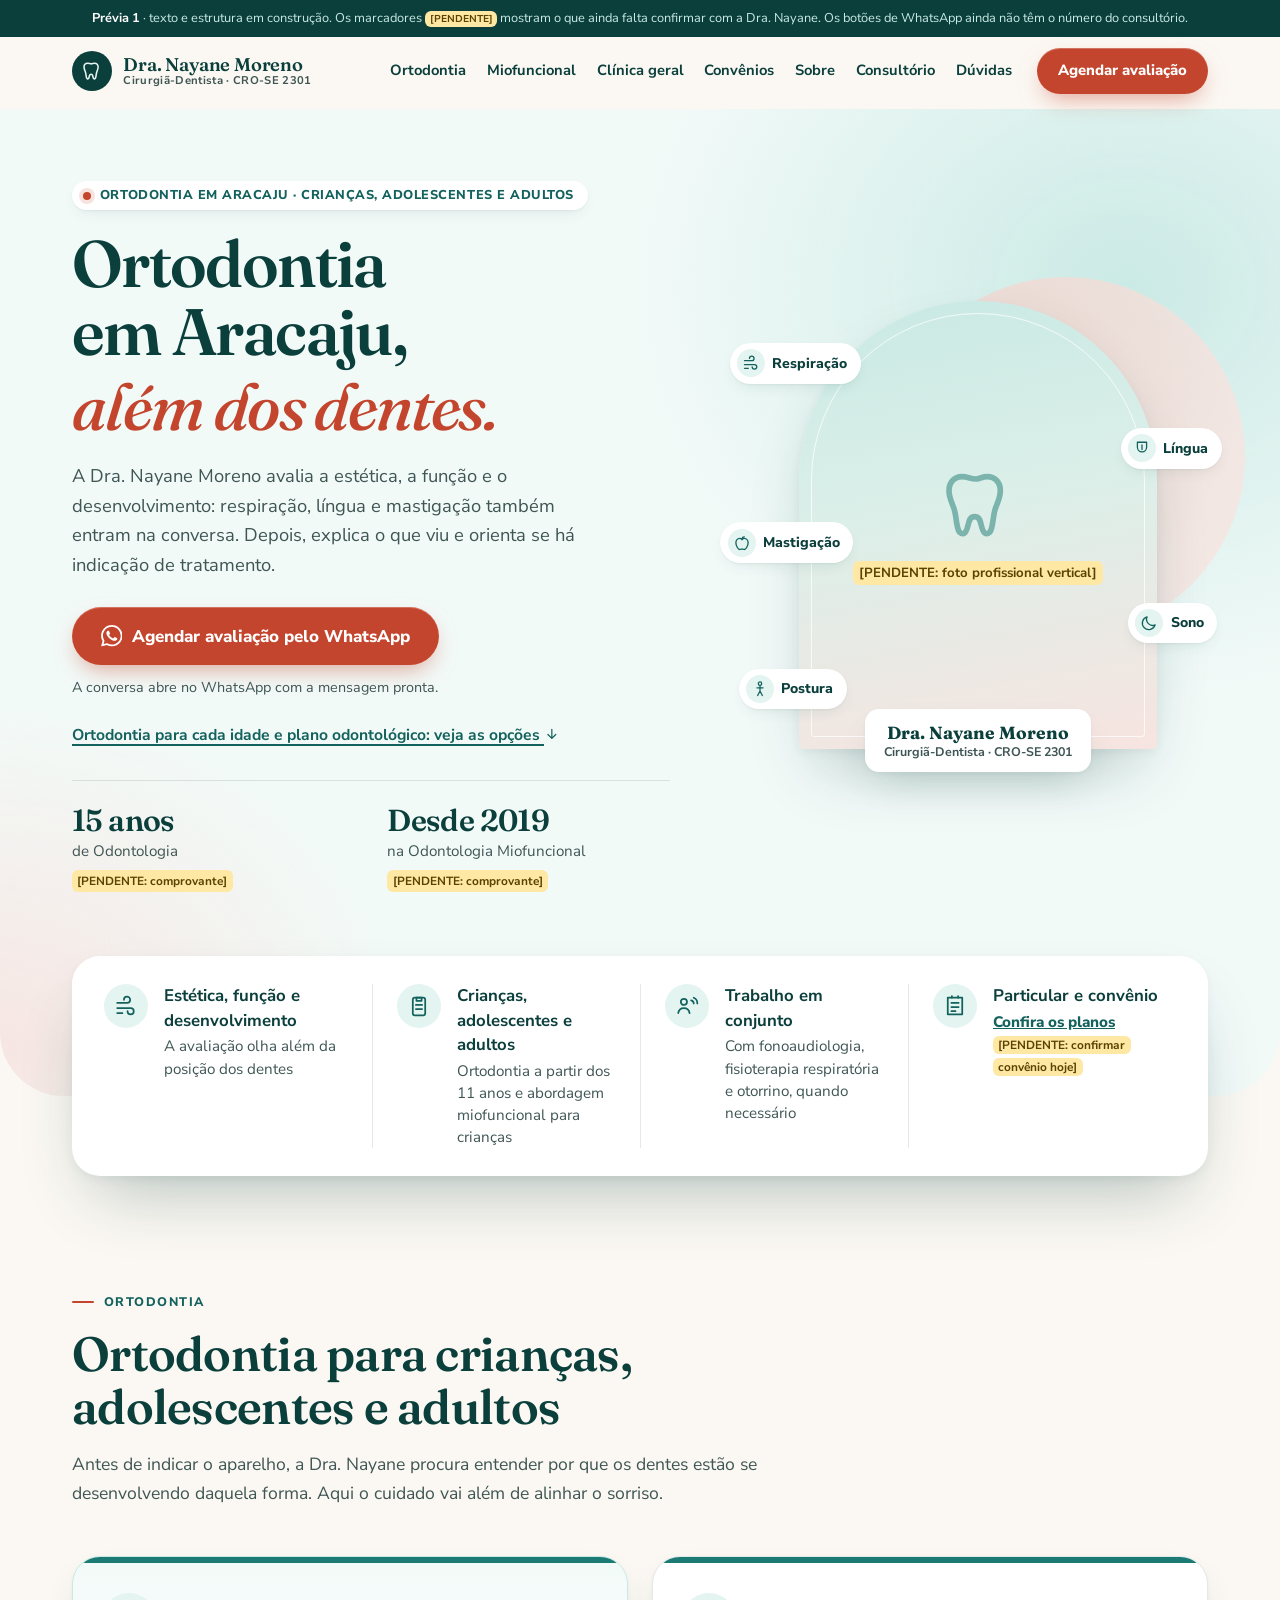
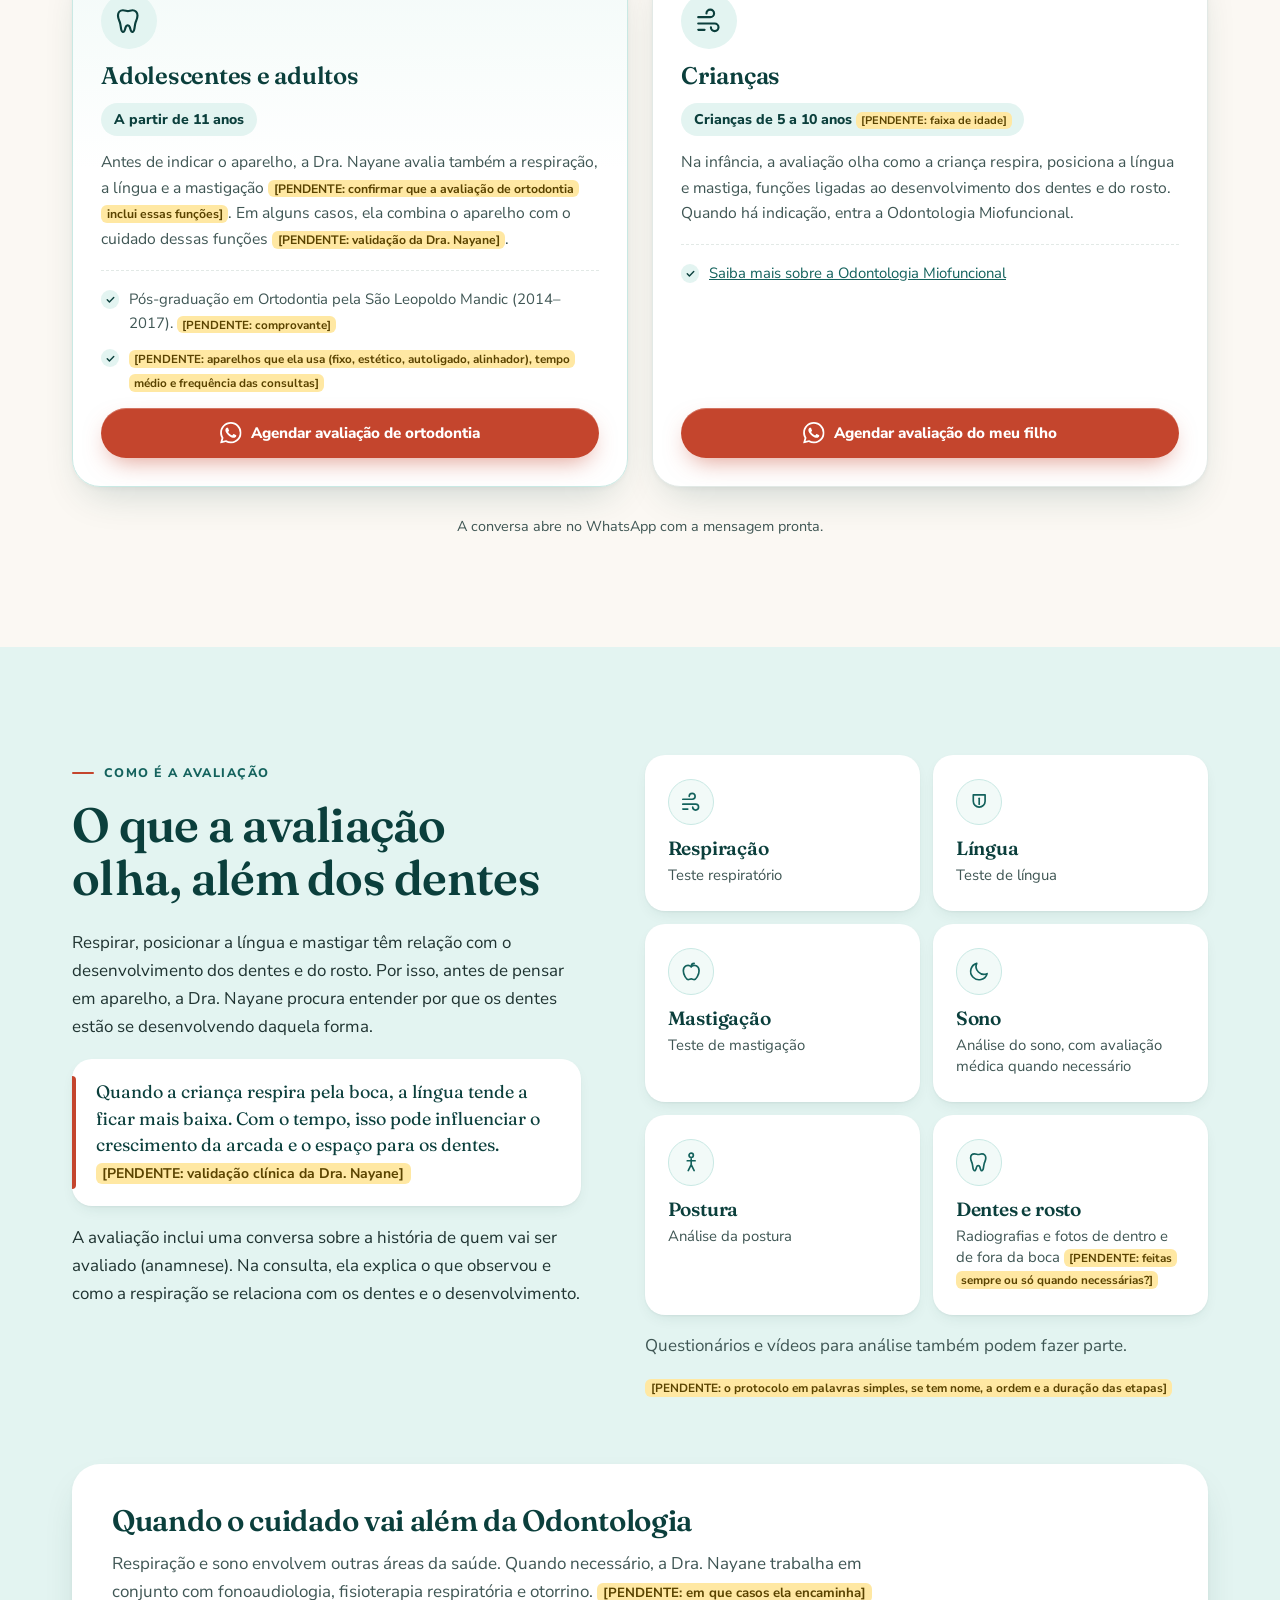
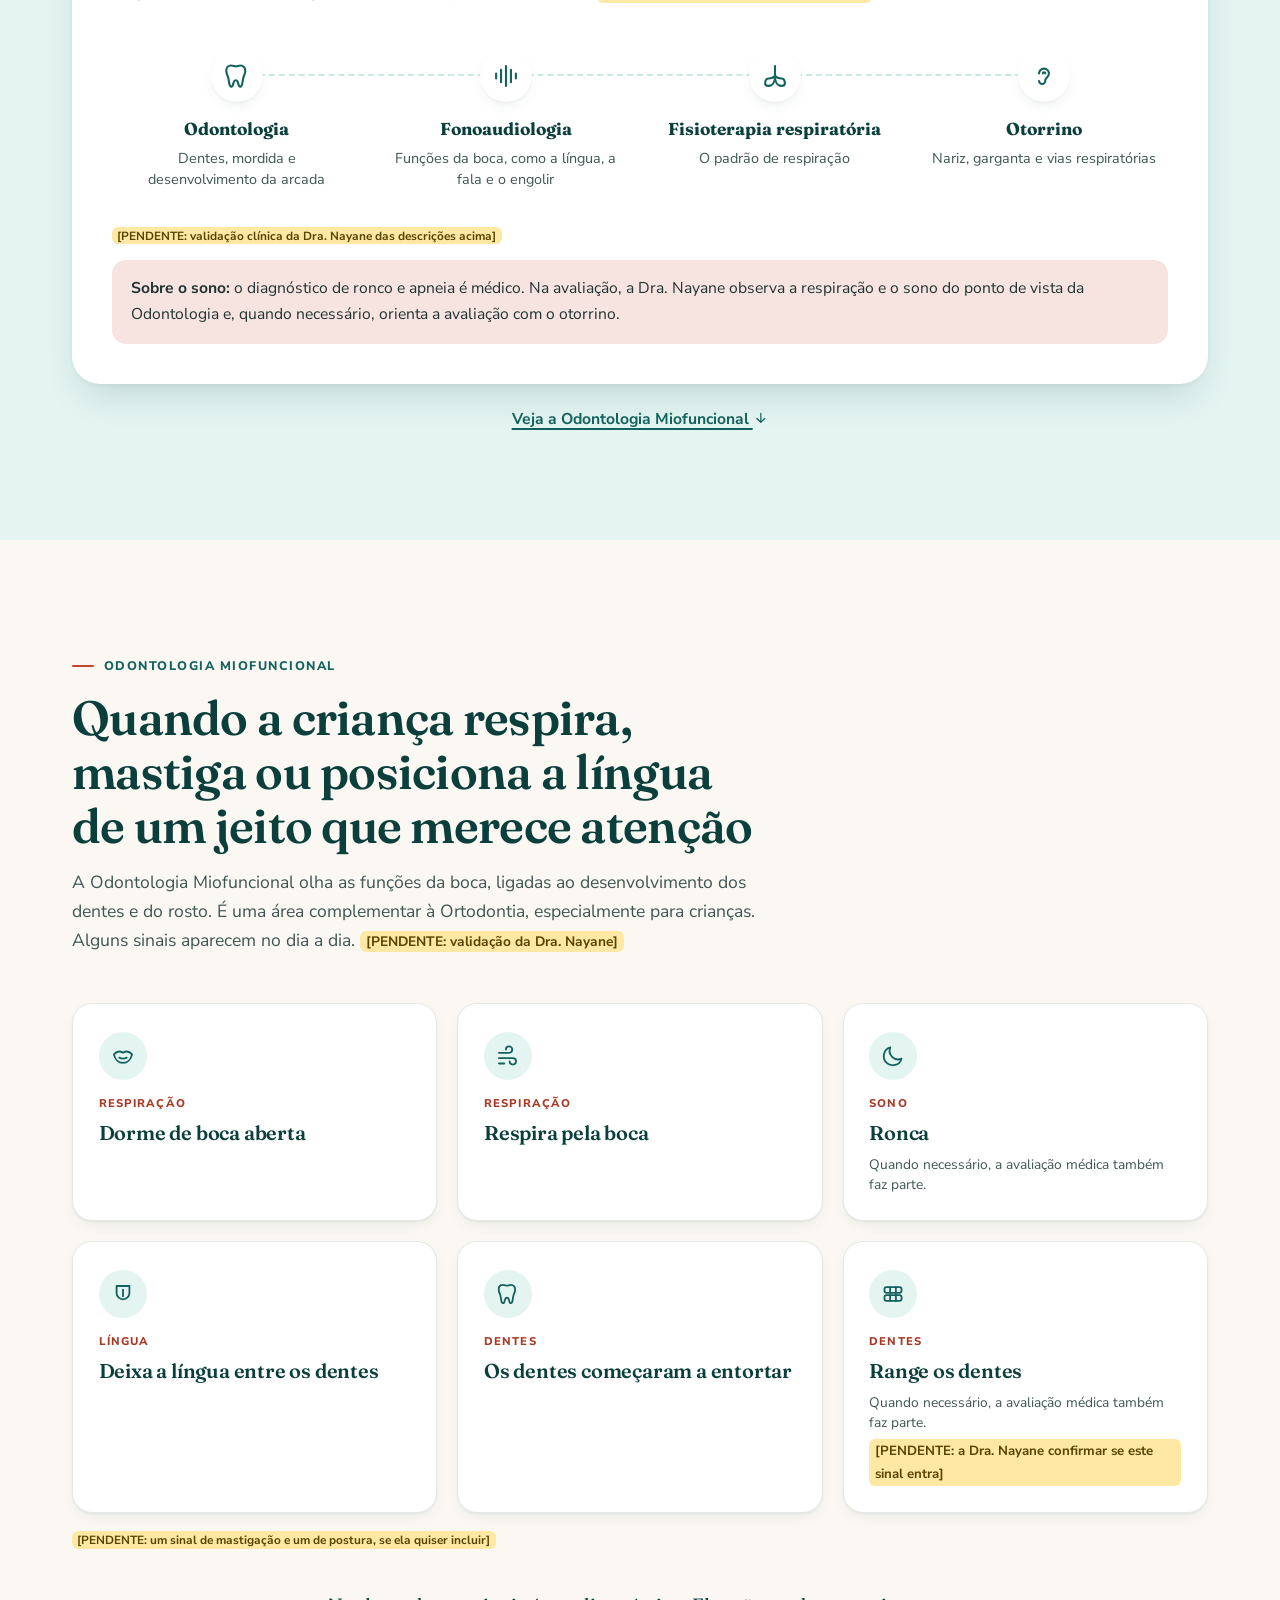
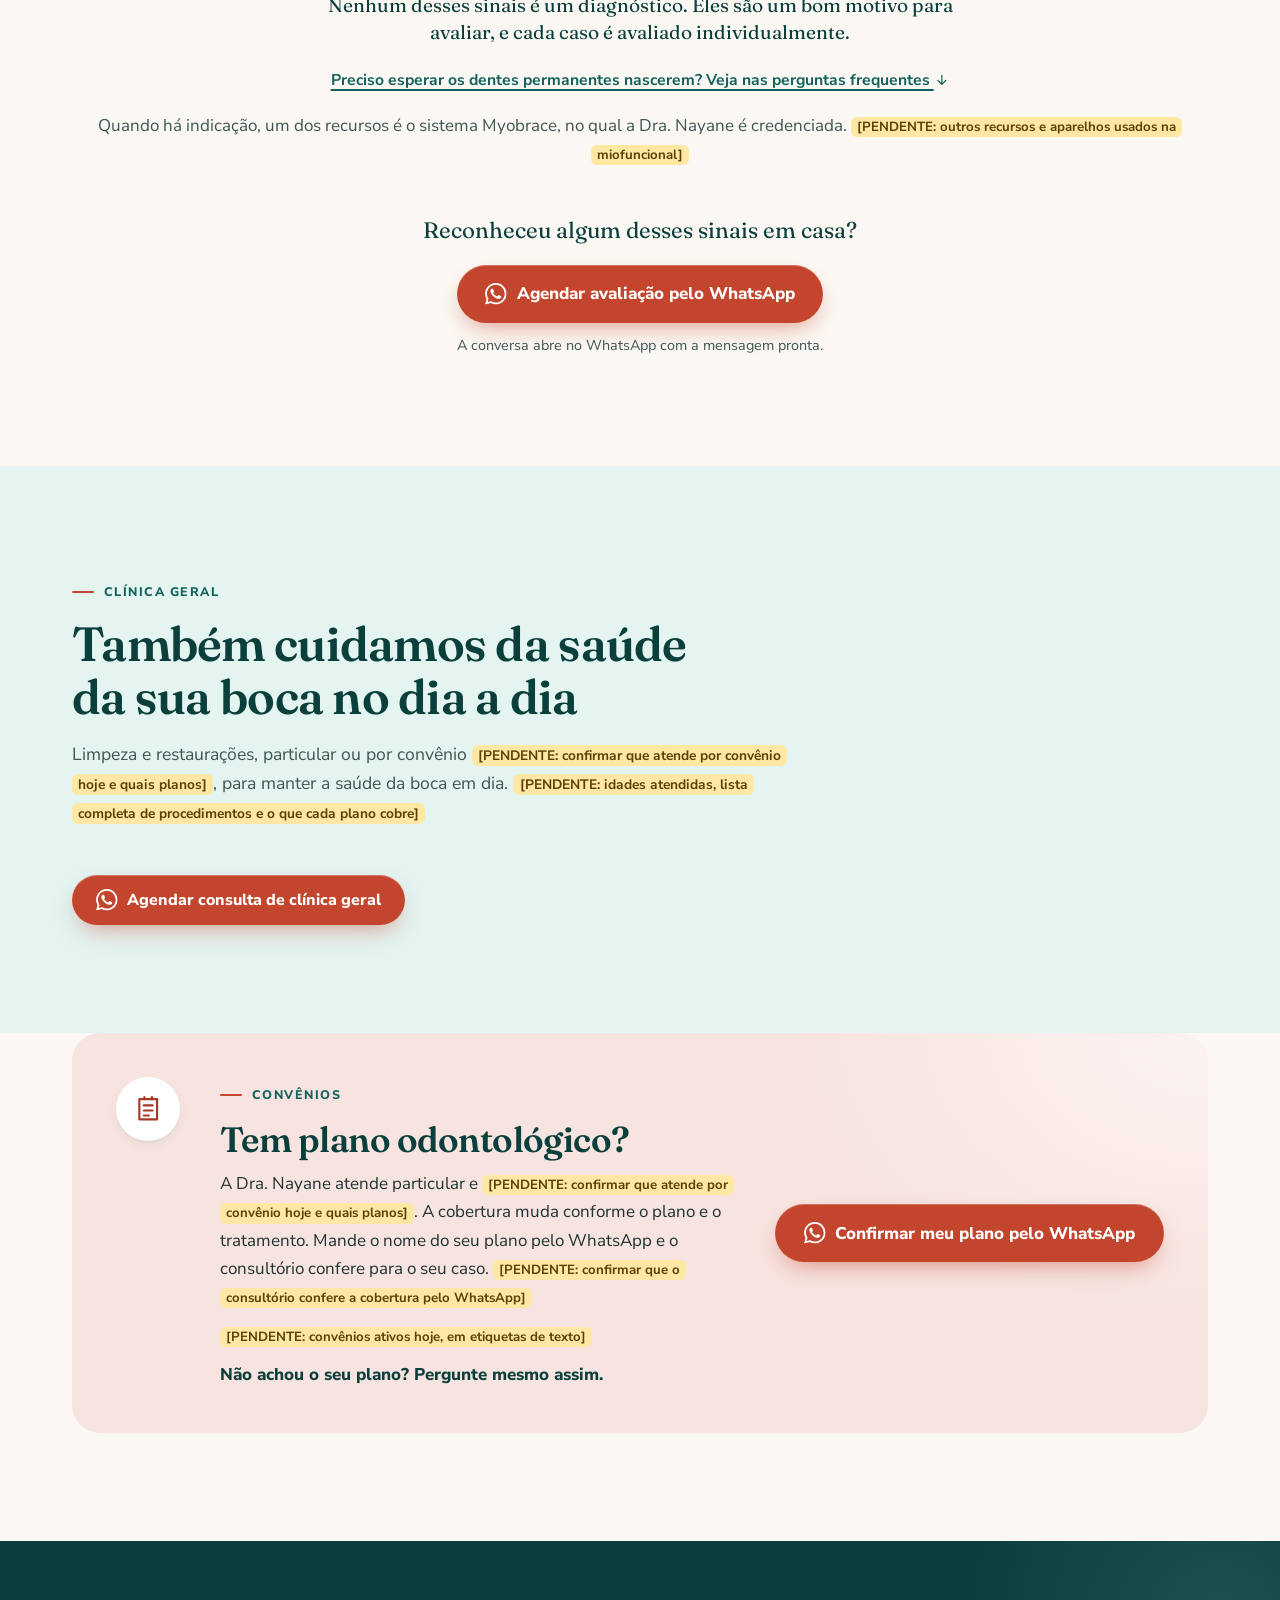
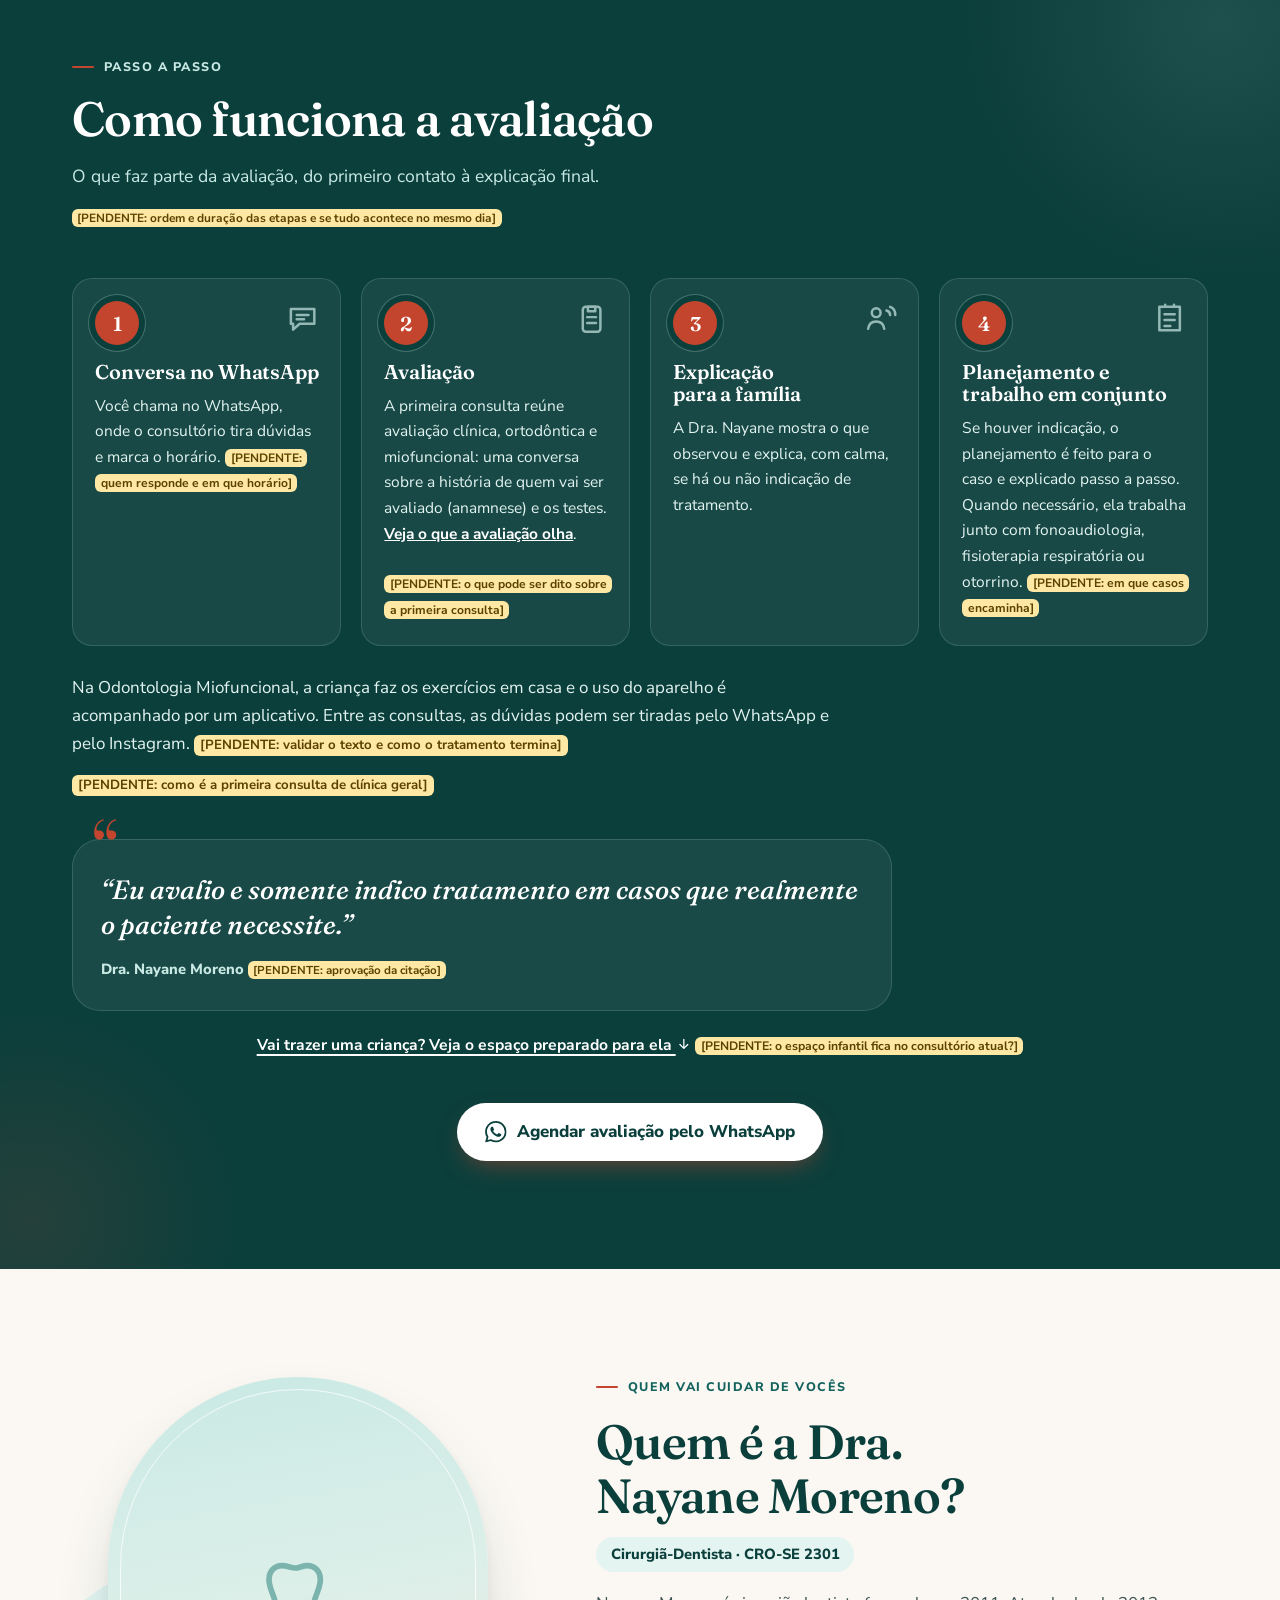
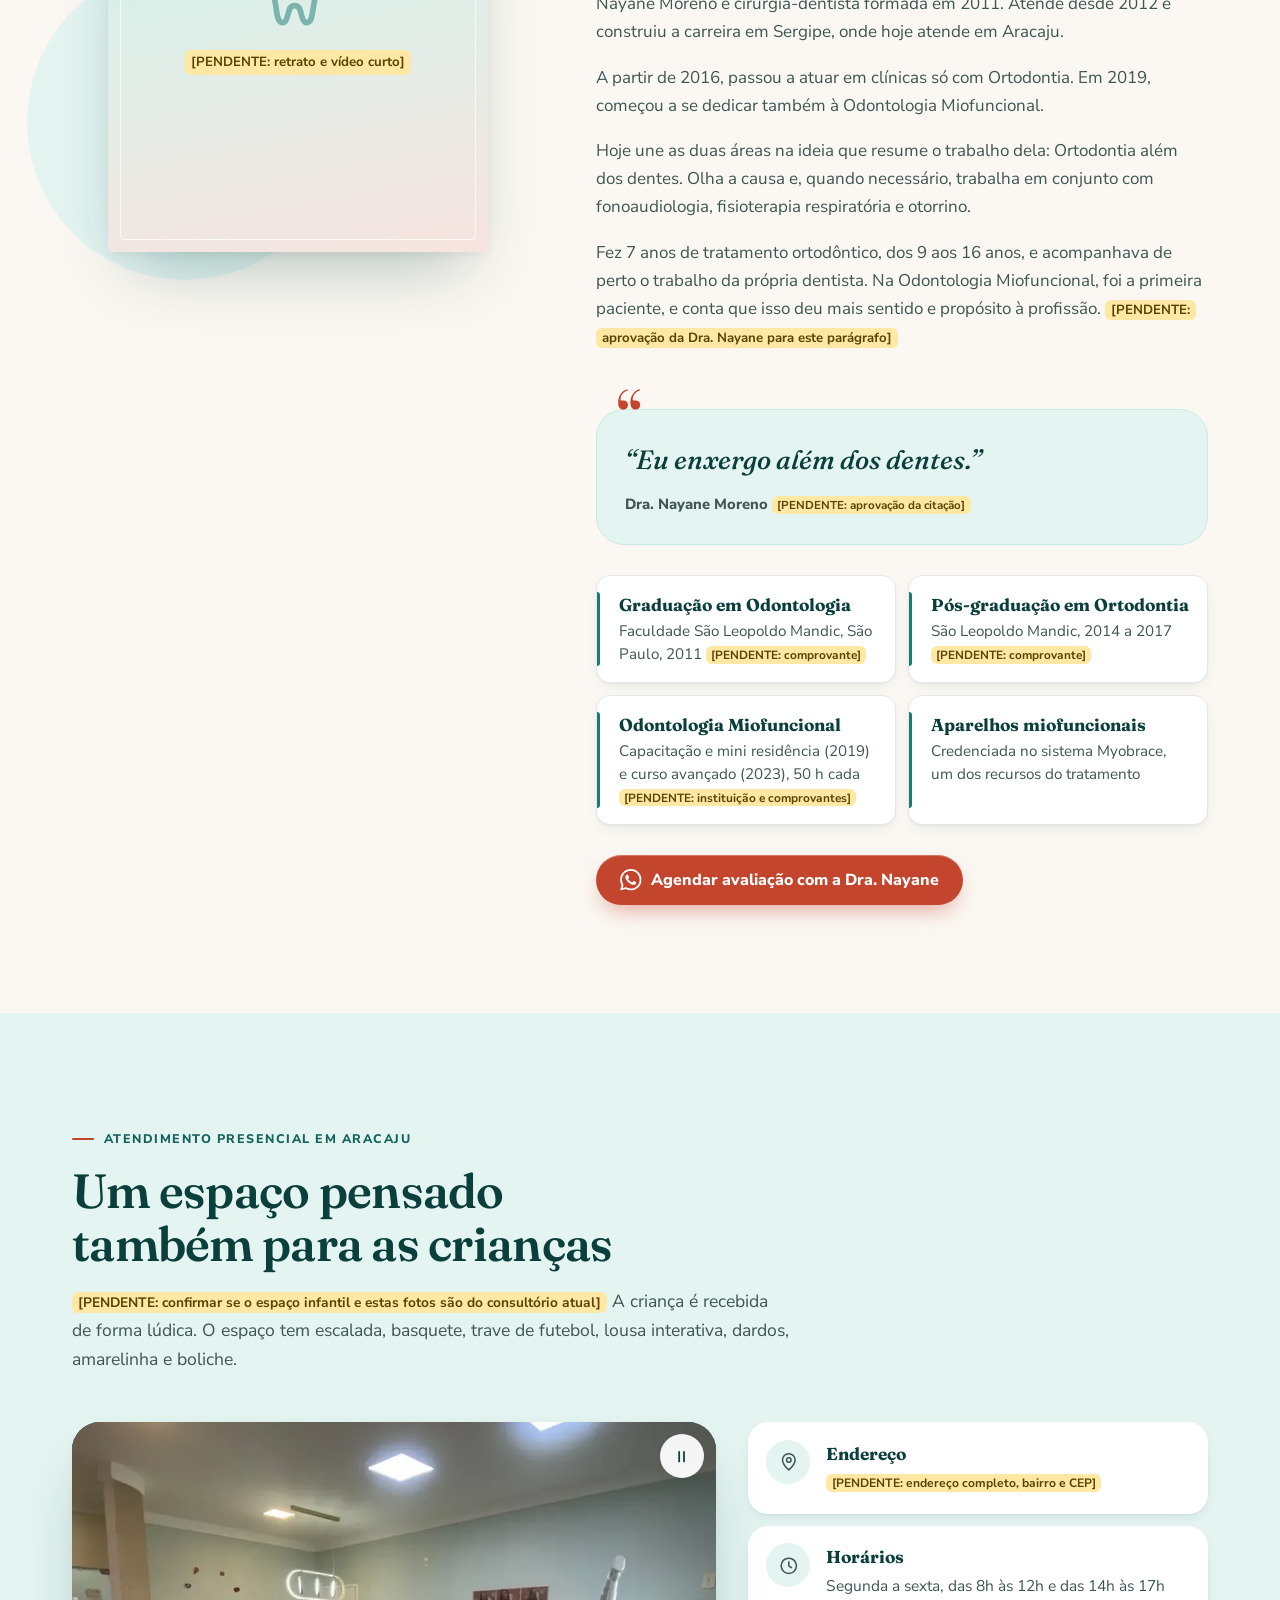
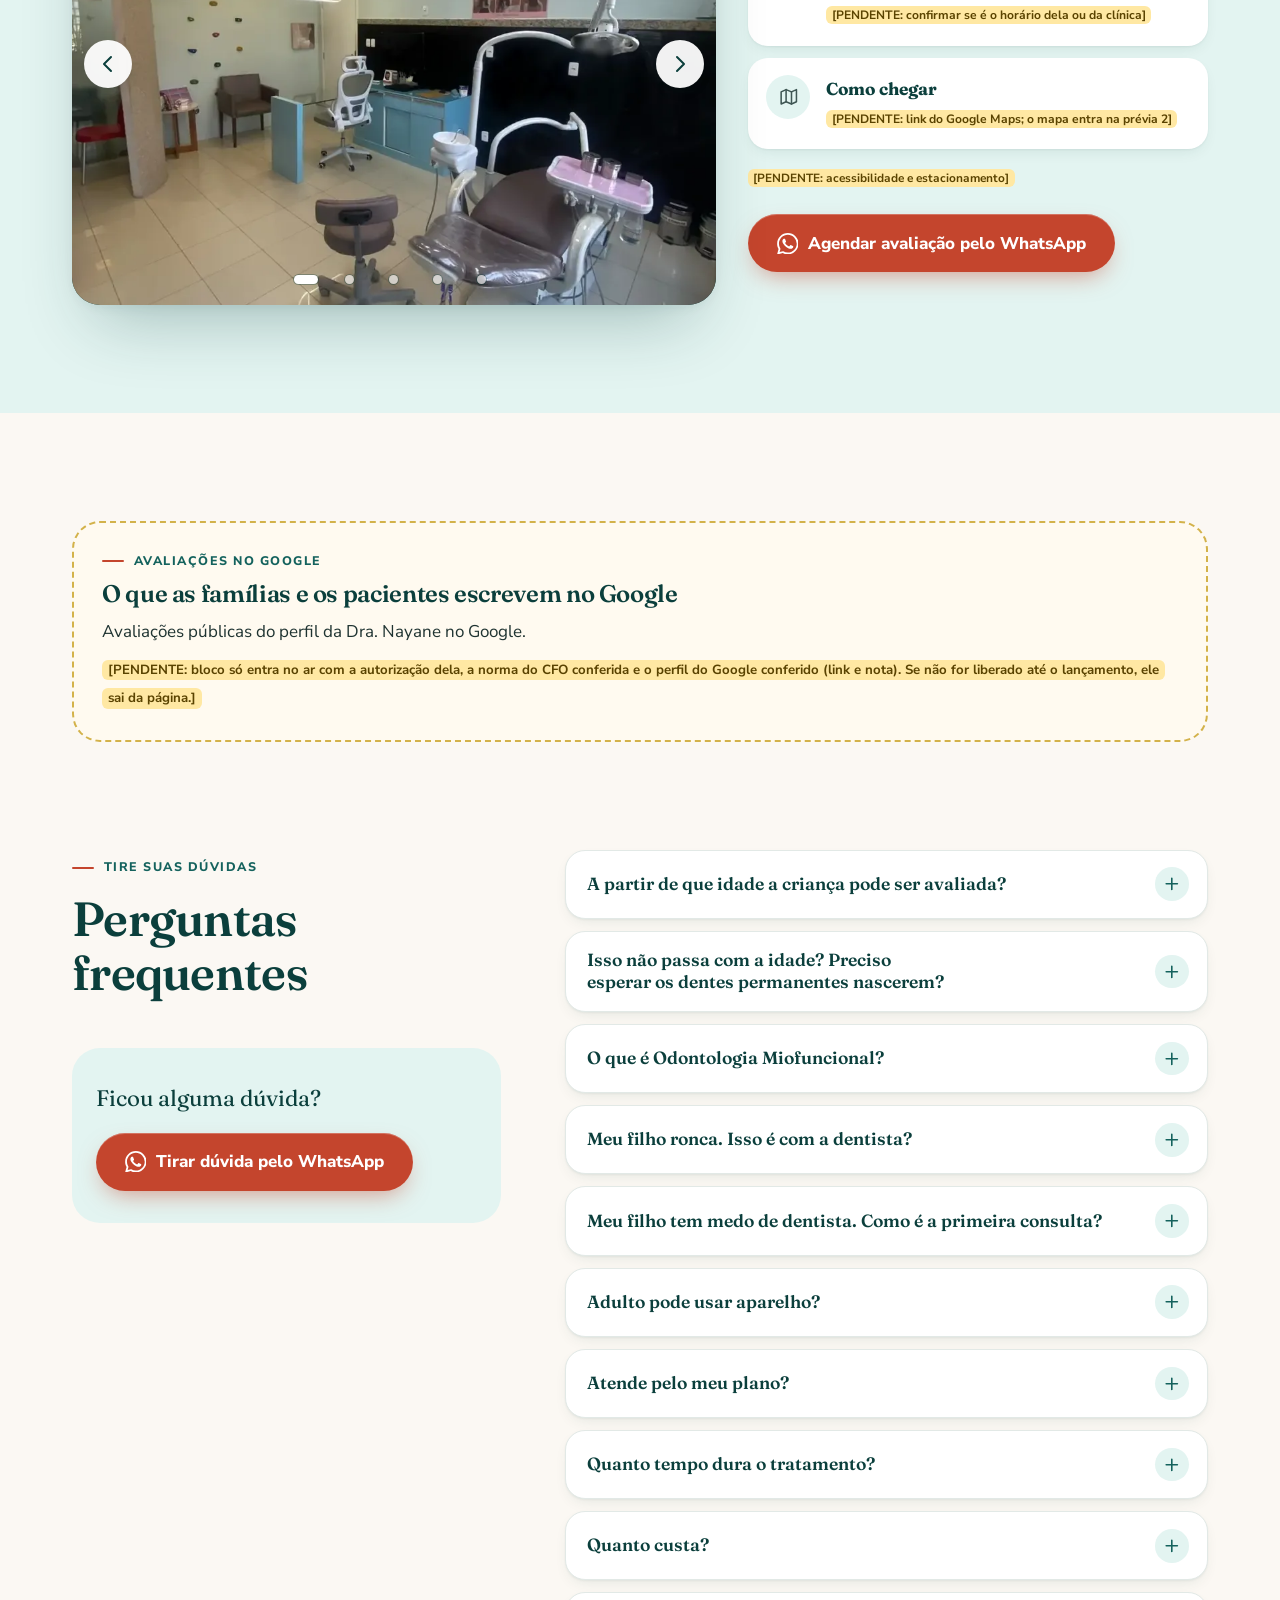
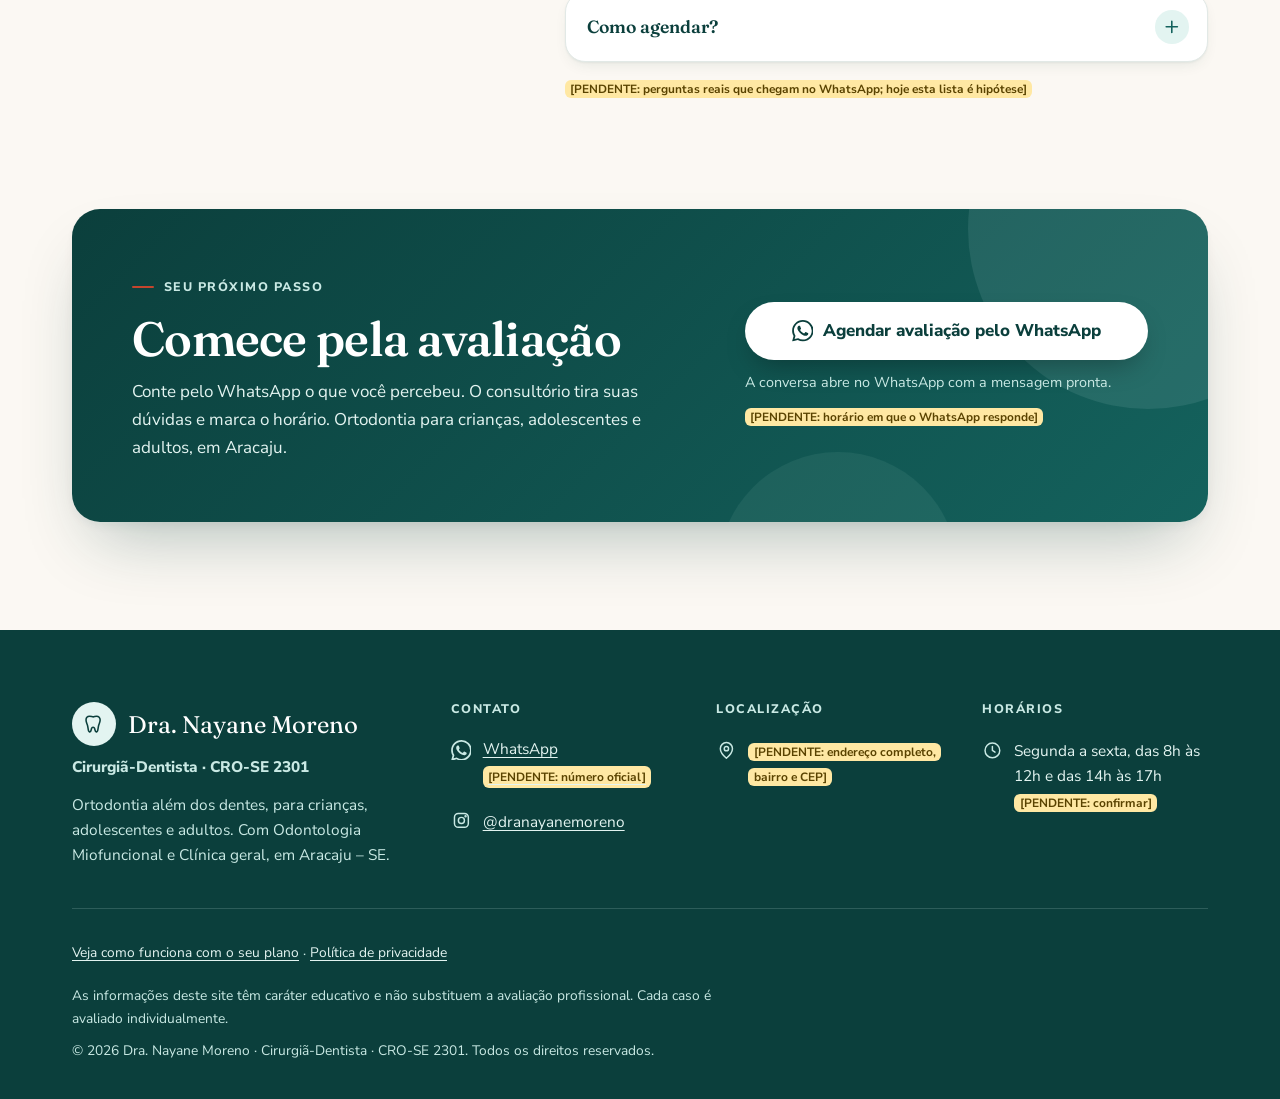
<file: index.html>
<!DOCTYPE html>
<html lang="pt-BR">
<head>
    <meta charset="UTF-8">
    <meta name="viewport" content="width=device-width, initial-scale=1.0, viewport-fit=cover">

    <!-- PRÉVIA: sai daqui só depois da aprovação final da cliente (regra 5 do CLAUDE.md) -->
    <meta name="robots" content="noindex, nofollow">

    <!-- [PENDENTE: bairro no título, depois de confirmar o endereço] -->
    <title>Dra. Nayane Moreno | Ortodontia em Aracaju</title>
    <meta name="description" content="Ortodontia em Aracaju para crianças, adolescentes e adultos, com abordagem miofuncional e clínica geral. Dra. Nayane Moreno, Cirurgiã-Dentista, CRO-SE 2301.">
    <meta name="theme-color" content="#0b3f3c">

    <!-- Contato usado pelo script.js para montar os links do WhatsApp (só dígitos, com DDI e DDD).
         [PENDENTE: número oficial do WhatsApp do consultório] Enquanto estiver vazio, o botão abre o WhatsApp sem destinatário. -->
    <meta name="whatsapp-number" content="">
    <meta name="instagram-url" content="https://www.instagram.com/dranayanemoreno/">

    <link rel="icon" href="data:image/svg+xml,%3Csvg xmlns='http://www.w3.org/2000/svg' viewBox='0 0 64 64'%3E%3Crect width='64' height='64' rx='14' fill='%230b3f3c'/%3E%3Cpath d='M20 14c-5 0-8 3.500-8 9 0 4.500 1.800 7.500 3.200 11.500 1.600 4.500 1.300 9.500 3 13.800.7 2 2.700 3.200 4.300 2.100 1.600-1.100 2-4.500 2.900-7.600.7-2.200 2-3.300 3.600-3.300h2c1.600 0 2.900 1.100 3.600 3.300.9 3.100 1.300 6.500 2.900 7.600 1.600 1.100 3.600-.1 4.300-2.100 1.700-4.300 1.400-9.300 3-13.800C50.200 30.500 52 27.500 52 23c0-5.500-3-9-8-9-3.400 0-5.200 1.400-8 1.400S23.400 14 20 14z' fill='%23fbf8f3'/%3E%3C/svg%3E">

    <link rel="preconnect" href="https://fonts.googleapis.com">
    <link rel="preconnect" href="https://fonts.gstatic.com" crossorigin>
    <link href="https://fonts.googleapis.com/css2?family=Fraunces:ital,opsz,wght@0,9..144,500;0,9..144,600;1,9..144,500&family=Nunito+Sans:wght@400;600;700;800&display=swap" rel="stylesheet">
    <link rel="stylesheet" href="styles.css?v=20261031-01">
</head>
<body>

<!-- Ícones (sprite). Mexa aqui para trocar um ícone no site inteiro. -->
<svg width="0" height="0" style="position:absolute" aria-hidden="true" focusable="false">
    <defs>
        <symbol id="i-whatsapp" viewBox="0 0 24 24"><path fill="currentColor" d="M17.472 14.382c-.297-.149-1.758-.867-2.03-.967-.273-.099-.471-.148-.67.15-.197.297-.767.966-.94 1.164-.173.199-.347.223-.644.075-.297-.15-1.255-.463-2.39-1.475-.883-.788-1.48-1.761-1.653-2.059-.173-.297-.018-.458.13-.606.134-.133.298-.347.446-.52.149-.174.198-.298.298-.497.099-.198.05-.371-.025-.52-.075-.149-.669-1.612-.916-2.207-.242-.579-.487-.5-.669-.51-.173-.008-.371-.01-.57-.01-.198 0-.52.074-.792.372-.272.297-1.04 1.016-1.04 2.479 0 1.462 1.065 2.875 1.213 3.074.149.198 2.096 3.2 5.077 4.487.709.306 1.262.489 1.694.625.712.227 1.36.195 1.871.118.571-.085 1.758-.719 2.006-1.413.248-.694.248-1.289.173-1.413-.074-.124-.272-.198-.57-.347m-5.421 7.403h-.004a9.87 9.87 0 01-5.031-1.378l-.361-.214-3.741.982.998-3.648-.235-.374a9.86 9.86 0 01-1.51-5.26c.001-5.45 4.436-9.884 9.888-9.884 2.64 0 5.122 1.03 6.988 2.898a9.825 9.825 0 012.893 6.994c-.003 5.45-4.437 9.884-9.885 9.884m8.413-18.297A11.815 11.815 0 0012.05 0C5.495 0 .16 5.335.157 11.892c0 2.096.547 4.142 1.588 5.945L.057 24l6.305-1.654a11.882 11.882 0 005.683 1.448h.005c6.554 0 11.89-5.335 11.893-11.893a11.821 11.821 0 00-3.48-8.413Z"/></symbol>
        <symbol id="i-dente" viewBox="0 0 24 24"><path d="M7.200 3.500c-2.300 0-3.900 1.700-3.900 4.200 0 2.100.9 3.600 1.500 5.400.7 2.100.6 4.500 1.300 6.400.3.900 1.200 1.400 1.900.9.700-.5.900-2 1.300-3.400.3-1 .9-1.500 1.600-1.500h.2c.7 0 1.300.5 1.600 1.500.4 1.400.6 2.900 1.300 3.400.7.500 1.600 0 1.900-.9.700-1.900.6-4.300 1.300-6.400.6-1.800 1.500-3.300 1.500-5.400 0-2.500-1.600-4.200-3.900-4.200-1.600 0-2.400.7-3.600.7S8.800 3.500 7.200 3.500z" fill="none" stroke="currentColor" stroke-width="1.700" stroke-linejoin="round"/></symbol>
        <symbol id="i-boca" viewBox="0 0 24 24"><g fill="none" stroke="currentColor" stroke-width="1.700" stroke-linecap="round" stroke-linejoin="round"><path d="M3.500 10.500c2.300-2.800 5.300-3.600 8.500-1.600 3.200-2 6.200-1.200 8.500 1.600-1 5-4.500 8-8.500 8s-7.500-3-8.500-8z"/><path d="M8.500 13.500c2.200 1.200 4.800 1.200 7 0"/></g></symbol>
        <symbol id="i-respira" viewBox="0 0 24 24"><g fill="none" stroke="currentColor" stroke-width="1.700" stroke-linecap="round" stroke-linejoin="round"><path d="M3.500 9h9.500a3 3 0 1 0-3-3"/><path d="M3.500 14h13a3 3 0 1 1-3 3"/><path d="M3.500 19h5"/></g></symbol>
        <symbol id="i-sono" viewBox="0 0 24 24"><path d="M20 14.500A8 8 0 0 1 9.500 4 8.500 8.500 0 1 0 20 14.500z" fill="none" stroke="currentColor" stroke-width="1.700" stroke-linejoin="round"/></symbol>
        <symbol id="i-lingua" viewBox="0 0 24 24"><g fill="none" stroke="currentColor" stroke-width="1.700" stroke-linecap="round" stroke-linejoin="round"><path d="M6 4.500h12v6.500a6 6 0 0 1-12 0V4.500z"/><path d="M12 8v6"/></g></symbol>
        <symbol id="i-ranger" viewBox="0 0 24 24"><g fill="none" stroke="currentColor" stroke-width="1.700" stroke-linecap="round" stroke-linejoin="round"><rect x="4" y="5.500" width="16" height="5.500" rx="2"/><rect x="4" y="13" width="16" height="5.500" rx="2"/><path d="M9.300 5.500V11M14.700 5.500V11M9.300 13v5.500M14.700 13v5.500"/></g></symbol>
        <symbol id="i-mastigar" viewBox="0 0 24 24"><g fill="none" stroke="currentColor" stroke-width="1.700" stroke-linecap="round" stroke-linejoin="round"><path d="M12 7.500C9 4.500 4 6.500 4 11.500c0 4 3 9 5 9 1 0 2-.7 3-.7s2 .7 3 .7c2 0 5-5 5-9 0-5-5-7-8-4z"/><path d="M12 7.500c0-2 1-3.500 3-3.500"/></g></symbol>
        <symbol id="i-postura" viewBox="0 0 24 24"><g fill="none" stroke="currentColor" stroke-width="1.700" stroke-linecap="round" stroke-linejoin="round"><circle cx="12" cy="5" r="2.200"/><path d="M12 8.500v6M8 10.500h8M12 14.500l-3 6M12 14.500l3 6"/></g></symbol>
        <symbol id="i-conversa" viewBox="0 0 24 24"><g fill="none" stroke="currentColor" stroke-width="1.700" stroke-linecap="round" stroke-linejoin="round"><path d="M4 5.500h16v10H10l-4.500 4v-4H4z"/><path d="M8 9.500h8M8 12.500h5"/></g></symbol>
        <symbol id="i-lista" viewBox="0 0 24 24"><g fill="none" stroke="currentColor" stroke-width="1.700" stroke-linecap="round" stroke-linejoin="round"><rect x="6" y="4" width="12" height="17" rx="2"/><path d="M9.500 4h5v3h-5zM9 11h6M9 15h6"/></g></symbol>
        <symbol id="i-explicar" viewBox="0 0 24 24"><g fill="none" stroke="currentColor" stroke-width="1.700" stroke-linecap="round" stroke-linejoin="round"><circle cx="9" cy="8" r="3"/><path d="M3.500 19c.5-3.200 2.700-5 5.500-5s5 1.800 5.500 5"/><path d="M16 6.500c1.700.500 2.500 1.700 2.500 3M18.500 4c2.500.800 3.500 2.700 3.500 5.500"/></g></symbol>
        <symbol id="i-plano" viewBox="0 0 24 24"><g fill="none" stroke="currentColor" stroke-width="1.700" stroke-linecap="round" stroke-linejoin="round"><path d="M5 4h14v16H5z"/><path d="M8.500 9h7M8.500 13h7M8.500 17h4"/><path d="M9 4v-1.500M15 4v-1.500"/></g></symbol>
        <symbol id="i-voz" viewBox="0 0 24 24"><path d="M4 10v4M8 7v10M12 4v16M16 7v10M20 10v4" fill="none" stroke="currentColor" stroke-width="1.700" stroke-linecap="round"/></symbol>
        <symbol id="i-pulmao" viewBox="0 0 24 24"><g fill="none" stroke="currentColor" stroke-width="1.700" stroke-linecap="round" stroke-linejoin="round"><path d="M12 4v8"/><path d="M12 12c-1.500 1.500-3 2-5 2-1.500 0-3 1-3 4 0 1.500 1.500 2 3 2 3 0 5-3 5-8z"/><path d="M12 12c1.500 1.500 3 2 5 2 1.500 0 3 1 3 4 0 1.500-1.500 2-3 2-3 0-5-3-5-8z"/></g></symbol>
        <symbol id="i-ouvido" viewBox="0 0 24 24"><g fill="none" stroke="currentColor" stroke-width="1.700" stroke-linecap="round" stroke-linejoin="round"><path d="M8 10a4 4 0 1 1 8 0c0 3-3 3-3 6a2.500 2.500 0 0 1-5 0"/><path d="M11 10a1 1 0 1 1 2 0"/></g></symbol>
        <symbol id="i-pin" viewBox="0 0 24 24"><g fill="none" stroke="currentColor" stroke-width="1.700" stroke-linecap="round" stroke-linejoin="round"><path d="M12 21s7-6 7-11a7 7 0 1 0-14 0c0 5 7 11 7 11z"/><circle cx="12" cy="10" r="2.500"/></g></symbol>
        <symbol id="i-relogio" viewBox="0 0 24 24"><g fill="none" stroke="currentColor" stroke-width="1.700" stroke-linecap="round" stroke-linejoin="round"><circle cx="12" cy="12" r="8.500"/><path d="M12 7.500V12l3 2"/></g></symbol>
        <symbol id="i-instagram" viewBox="0 0 24 24"><g fill="none" stroke="currentColor" stroke-width="1.700" stroke-linecap="round" stroke-linejoin="round"><rect x="4" y="4" width="16" height="16" rx="4.500"/><circle cx="12" cy="12" r="3.500"/><circle cx="16.800" cy="7.200" r=".6" fill="currentColor"/></g></symbol>
        <symbol id="i-seta" viewBox="0 0 24 24"><path d="M12 5v14M6 13l6 6 6-6" fill="none" stroke="currentColor" stroke-width="1.900" stroke-linecap="round" stroke-linejoin="round"/></symbol>
        <symbol id="i-esq" viewBox="0 0 24 24"><path d="M15 5l-7 7 7 7" fill="none" stroke="currentColor" stroke-width="2" stroke-linecap="round" stroke-linejoin="round"/></symbol>
        <symbol id="i-dir" viewBox="0 0 24 24"><path d="M9 5l7 7-7 7" fill="none" stroke="currentColor" stroke-width="2" stroke-linecap="round" stroke-linejoin="round"/></symbol>
        <symbol id="i-mais" viewBox="0 0 24 24"><path d="M12 5v14M5 12h14" fill="none" stroke="currentColor" stroke-width="2" stroke-linecap="round"/></symbol>
        <symbol id="i-mapa" viewBox="0 0 24 24"><g fill="none" stroke="currentColor" stroke-width="1.700" stroke-linecap="round" stroke-linejoin="round"><path d="M3.500 6.500 9 4l6 2.500L20.500 4v13.500L15 20l-6-2.500-5.500 2.500z"/><path d="M9 4v13.500M15 6.500V20"/></g></symbol>
        <symbol id="i-pausa" viewBox="0 0 24 24"><path d="M9 6v12M15 6v12" fill="none" stroke="currentColor" stroke-width="2.200" stroke-linecap="round"/></symbol>
        <symbol id="i-tocar" viewBox="0 0 24 24"><path d="M8 5.500v13l10.500-6.500z" fill="currentColor"/></symbol>
        <symbol id="i-check" viewBox="0 0 24 24"><path d="M5 12.500l4.500 4.500L19 7.500" fill="none" stroke="currentColor" stroke-width="2.200" stroke-linecap="round" stroke-linejoin="round"/></symbol>
    </defs>
</svg>

<a class="pular" href="#conteudo">Pular para o conteúdo</a>

<!-- Aviso da prévia: some quando o site for lançado. Os marcadores amarelos [PENDENTE: …] mostram o que falta confirmar. -->
<div class="aviso-previa" role="note">
    <strong>Prévia 1</strong> · texto e estrutura em construção. Os marcadores <mark class="pend">[PENDENTE]</mark> mostram o que ainda falta confirmar com a Dra. Nayane. Os botões de WhatsApp ainda não têm o número do consultório.
</div>

<!-- 00 · MENU E ELEMENTOS FIXOS -->
<header class="cabecalho" id="topo">
    <div class="cabecalho__barra">
        <a class="marca" href="#inicio" aria-label="Dra. Nayane Moreno, Cirurgiã-Dentista, CRO-SE 2301. Ir para o início">
            <span class="marca__selo" aria-hidden="true"><svg class="icone"><use href="#i-dente"/></svg></span>
            <span class="marca__texto">
                <span class="marca__nome">Dra. Nayane Moreno</span>
                <span class="marca__reg">Cirurgiã-Dentista · CRO-SE 2301</span>
            </span>
        </a>

        <nav class="menu" id="menu" aria-label="Principal">
            <ul class="menu__lista">
                <li><a href="#ortodontia">Ortodontia</a></li>
                <li><a href="#miofuncional">Miofuncional</a></li>
                <li><a href="#clinica-geral">Clínica geral</a></li>
                <li><a href="#convenios">Convênios</a></li>
                <li><a href="#sobre">Sobre</a></li>
                <li><a href="#consultorio">Consultório</a></li>
                <li><a href="#duvidas">Dúvidas</a></li>
            </ul>
            <a class="btn btn--menu-mobile" href="https://wa.me/?text=Ol%C3%A1%21%20Vim%20pelo%20site%20e%20quero%20agendar%20uma%20avalia%C3%A7%C3%A3o%20com%20a%20Dra.%20Nayane%20Moreno." data-wa data-wa-origin="menu_mobile">
                <svg class="icone" aria-hidden="true"><use href="#i-whatsapp"/></svg>
                Agendar avaliação pelo WhatsApp
            </a>
        </nav>

        <a class="btn btn--menu" href="https://wa.me/?text=Ol%C3%A1%21%20Vim%20pelo%20site%20e%20quero%20agendar%20uma%20avalia%C3%A7%C3%A3o%20com%20a%20Dra.%20Nayane%20Moreno." data-wa data-wa-origin="menu">Agendar avaliação</a>

        <button class="menu-botao" type="button" aria-expanded="false" aria-controls="menu" aria-label="Abrir menu">
            <span class="menu-botao__texto">Menu</span>
            <span class="menu-botao__linhas" aria-hidden="true"><span></span><span></span><span></span></span>
        </button>
    </div>
    <div class="progresso" aria-hidden="true"><span id="progresso"></span></div>
</header>

<main id="conteudo">

    <!-- 01 · TOPO E FAIXA DE BENEFÍCIOS -->
    <section class="topo" id="inicio" aria-labelledby="titulo-topo">
        <div class="contem topo__grade">
            <div class="topo__texto">
                <p class="selo"><span class="selo__ponto" aria-hidden="true"></span>Ortodontia em Aracaju · crianças, adolescentes e adultos</p>
                <h1 id="titulo-topo">Ortodontia em Aracaju, <em>além dos dentes.</em></h1>
                <p class="topo__sub">A Dra. Nayane Moreno avalia a estética, a função e o desenvolvimento: respiração, língua e mastigação também entram na conversa. Depois, explica o que viu e orienta se há indicação de tratamento.</p>
                <div class="topo__acao">
                    <a class="btn btn--grande" href="https://wa.me/?text=Ol%C3%A1%21%20Vim%20pelo%20site%20e%20quero%20agendar%20uma%20avalia%C3%A7%C3%A3o%20com%20a%20Dra.%20Nayane%20Moreno." data-wa data-wa-origin="hero">
                        <svg class="icone" aria-hidden="true"><use href="#i-whatsapp"/></svg>
                        Agendar avaliação pelo WhatsApp
                    </a>
                    <!-- Na prévia 2 entra o formulário curto antes do WhatsApp; aí estas notas passam a citar as perguntas. -->
                    <p class="nota-botao">A conversa abre no WhatsApp com a mensagem pronta.</p>
                </div>
                <p class="saida"><a href="#ortodontia">Ortodontia para cada idade e plano odontológico: veja as opções <svg class="icone icone--pq" aria-hidden="true"><use href="#i-seta"/></svg></a></p>
                <ul class="numeros">
                    <li><strong>15 anos</strong> <span>de Odontologia</span> <mark class="pend">[PENDENTE: comprovante]</mark></li>
                    <li><strong>Desde 2019</strong> <span>na Odontologia Miofuncional</span> <mark class="pend">[PENDENTE: comprovante]</mark></li>
                </ul>
            </div>

            <div class="topo__visual">
                <!-- [PENDENTE: foto profissional vertical da Dra. Nayane, 4:5, mínimo 1200 × 1500 px].
                     Quando chegar, troque o conteúdo do .arco por um <img> (o CSS já recorta no formato de arco). -->
                <div class="arco" role="img" aria-label="Espaço reservado para a foto profissional da Dra. Nayane Moreno">
                    <svg class="arco__dente" aria-hidden="true"><use href="#i-dente"/></svg>
                    <mark class="pend">[PENDENTE: foto profissional vertical]</mark>
                </div>
                <div class="etiqueta">
                    <strong>Dra. Nayane Moreno</strong>
                    <span>Cirurgiã-Dentista · CRO-SE 2301</span>
                </div>
                <!-- O que a avaliação olha, em volta da foto -->
                <ul class="orbita" aria-label="O que a avaliação olha">
                    <li><svg class="icone" aria-hidden="true"><use href="#i-respira"/></svg>Respiração</li>
                    <li><svg class="icone" aria-hidden="true"><use href="#i-lingua"/></svg>Língua</li>
                    <li><svg class="icone" aria-hidden="true"><use href="#i-mastigar"/></svg>Mastigação</li>
                    <li><svg class="icone" aria-hidden="true"><use href="#i-sono"/></svg>Sono</li>
                    <li><svg class="icone" aria-hidden="true"><use href="#i-postura"/></svg>Postura</li>
                </ul>
            </div>
        </div>

        <div class="contem faixa">
            <ul class="faixa__lista">
                <li>
                    <svg class="icone icone--faixa" aria-hidden="true"><use href="#i-respira"/></svg>
                    <span><strong>Estética, função e desenvolvimento</strong> A avaliação olha além da posição dos dentes</span>
                </li>
                <li>
                    <svg class="icone icone--faixa" aria-hidden="true"><use href="#i-lista"/></svg>
                    <span><strong>Crianças, adolescentes e adultos</strong> Ortodontia a partir dos 11 anos e abordagem miofuncional para crianças</span>
                </li>
                <li>
                    <svg class="icone icone--faixa" aria-hidden="true"><use href="#i-explicar"/></svg>
                    <span><strong>Trabalho em conjunto</strong> Com fonoaudiologia, fisioterapia respiratória e otorrino, quando necessário</span>
                </li>
                <li>
                    <svg class="icone icone--faixa" aria-hidden="true"><use href="#i-plano"/></svg>
                    <span><strong>Particular e convênio</strong> <a href="#convenios">Confira os planos</a> <mark class="pend">[PENDENTE: confirmar convênio hoje]</mark></span>
                </li>
            </ul>
        </div>
    </section>

    <!-- 02 · ORTODONTIA (foco do site, definido pelo Felipe em 30/10/2026) -->
    <section class="secao" id="ortodontia" aria-labelledby="titulo-ortodontia">
        <div class="contem">
            <header class="secao__cab">
                <p class="rotulo">Ortodontia</p>
                <h2 id="titulo-ortodontia">Ortodontia para crianças, adolescentes e adultos</h2>
                <p class="secao__sub">Antes de indicar o aparelho, a Dra. Nayane procura entender por que os dentes estão se desenvolvendo daquela forma. Aqui o cuidado vai além de alinhar o sorriso.</p>
            </header>

            <div class="servicos servicos--dois">
                <article class="servico servico--destaque" aria-labelledby="t-orto-adulto">
                    <svg class="icone icone--servico" aria-hidden="true"><use href="#i-dente"/></svg>
                    <h3 id="t-orto-adulto">Adolescentes e adultos</h3>
                    <p class="servico__idade">A partir de 11 anos</p>
                    <p>Antes de indicar o aparelho, a Dra. Nayane avalia também a respiração, a língua e a mastigação <mark class="pend">[PENDENTE: confirmar que a avaliação de ortodontia inclui essas funções]</mark>. Em alguns casos, ela combina o aparelho com o cuidado dessas funções <mark class="pend">[PENDENTE: validação da Dra. Nayane]</mark>.</p>
                    <ul class="servico__itens">
                        <li>Pós-graduação em Ortodontia pela São Leopoldo Mandic (2014–2017). <mark class="pend">[PENDENTE: comprovante]</mark></li>
                        <li><mark class="pend">[PENDENTE: aparelhos que ela usa (fixo, estético, autoligado, alinhador), tempo médio e frequência das consultas]</mark></li>
                    </ul>
                    <a class="btn" href="https://wa.me/?text=Ol%C3%A1%21%20Vim%20pelo%20site%20e%20quero%20agendar%20uma%20avalia%C3%A7%C3%A3o%20com%20a%20Dra.%20Nayane%20Moreno." data-wa data-wa-origin="servico_ortodontia">
                        <svg class="icone" aria-hidden="true"><use href="#i-whatsapp"/></svg>
                        Agendar avaliação de ortodontia
                    </a>
                </article>

                <article class="servico" aria-labelledby="t-orto-crianca">
                    <svg class="icone icone--servico" aria-hidden="true"><use href="#i-respira"/></svg>
                    <h3 id="t-orto-crianca">Crianças</h3>
                    <p class="servico__idade">Crianças de 5 a 10 anos <mark class="pend">[PENDENTE: faixa de idade]</mark></p>
                    <p>Na infância, a avaliação olha como a criança respira, posiciona a língua e mastiga, funções ligadas ao desenvolvimento dos dentes e do rosto. Quando há indicação, entra a Odontologia Miofuncional.</p>
                    <ul class="servico__itens">
                        <li><a href="#miofuncional">Saiba mais sobre a Odontologia Miofuncional</a></li>
                    </ul>
                    <a class="btn" href="https://wa.me/?text=Ol%C3%A1%21%20Vim%20pelo%20site%20e%20quero%20agendar%20uma%20avalia%C3%A7%C3%A3o%20com%20a%20Dra.%20Nayane%20Moreno." data-wa data-wa-origin="servico_miofuncional">
                        <svg class="icone" aria-hidden="true"><use href="#i-whatsapp"/></svg>
                        Agendar avaliação do meu filho
                    </a>
                </article>
            </div>
            <p class="nota-botao nota-botao--centro">A conversa abre no WhatsApp com a mensagem pronta.</p>
        </div>
    </section>

    <!-- 03 · PROTOCOLO (o que a avaliação olha), COM O PAINEL "QUEM CUIDA DO QUÊ" -->
    <section class="secao secao--menta" id="protocolo" aria-labelledby="titulo-protocolo">
        <div class="contem">
            <div class="protocolo">
            <div class="protocolo__intro">
            <header class="secao__cab">
                <p class="rotulo">Como é a avaliação</p>
                <h2 id="titulo-protocolo">O que a avaliação olha, além dos dentes</h2>
            </header>

            <div class="protocolo__texto">
                <p>Respirar, posicionar a língua e mastigar têm relação com o desenvolvimento dos dentes e do rosto. Por isso, antes de pensar em aparelho, a Dra. Nayane procura entender por que os dentes estão se desenvolvendo daquela forma.</p>
                <!-- Frase-ponte: só vai ao ar com a validação clínica da Dra. Nayane. Por isso está marcada. -->
                <p class="ponte">Quando a criança respira pela boca, a língua tende a ficar mais baixa. Com o tempo, isso pode influenciar o crescimento da arcada e o espaço para os dentes. <mark class="pend">[PENDENTE: validação clínica da Dra. Nayane]</mark></p>
                <p>A avaliação inclui uma conversa sobre a história de quem vai ser avaliado (anamnese). Na consulta, ela explica o que observou e como a respiração se relaciona com os dentes e o desenvolvimento.</p>
            </div>
            </div>

            <div class="protocolo__lista">
            <ul class="testes">
                <li class="teste"><svg class="icone icone--teste" aria-hidden="true"><use href="#i-respira"/></svg><h3>Respiração</h3><p>Teste respiratório</p></li>
                <li class="teste"><svg class="icone icone--teste" aria-hidden="true"><use href="#i-lingua"/></svg><h3>Língua</h3><p>Teste de língua</p></li>
                <li class="teste"><svg class="icone icone--teste" aria-hidden="true"><use href="#i-mastigar"/></svg><h3>Mastigação</h3><p>Teste de mastigação</p></li>
                <li class="teste"><svg class="icone icone--teste" aria-hidden="true"><use href="#i-sono"/></svg><h3>Sono</h3><p>Análise do sono, com avaliação médica quando necessário</p></li>
                <li class="teste"><svg class="icone icone--teste" aria-hidden="true"><use href="#i-postura"/></svg><h3>Postura</h3><p>Análise da postura</p></li>
                <li class="teste"><svg class="icone icone--teste" aria-hidden="true"><use href="#i-dente"/></svg><h3>Dentes e rosto</h3><p>Radiografias e fotos de dentro e de fora da boca <mark class="pend">[PENDENTE: feitas sempre ou só quando necessárias?]</mark></p></li>
            </ul>
            <p class="apoio">Questionários e vídeos para análise também podem fazer parte.</p>
            <p class="pend-linha"><mark class="pend">[PENDENTE: o protocolo em palavras simples, se tem nome, a ordem e a duração das etapas]</mark></p>
            </div>
            </div>

            <div class="painel">
                <h3>Quando o cuidado vai além da Odontologia</h3>
                <p>Respiração e sono envolvem outras áreas da saúde. Quando necessário, a Dra. Nayane trabalha em conjunto com fonoaudiologia, fisioterapia respiratória e otorrino. <mark class="pend">[PENDENTE: em que casos ela encaminha]</mark></p>
                <ul class="painel__areas">
                    <li><svg class="icone" aria-hidden="true"><use href="#i-dente"/></svg><strong>Odontologia</strong><span>Dentes, mordida e desenvolvimento da arcada</span></li>
                    <li><svg class="icone" aria-hidden="true"><use href="#i-voz"/></svg><strong>Fonoaudiologia</strong><span>Funções da boca, como a língua, a fala e o engolir</span></li>
                    <li><svg class="icone" aria-hidden="true"><use href="#i-pulmao"/></svg><strong>Fisioterapia respiratória</strong><span>O padrão de respiração</span></li>
                    <li><svg class="icone" aria-hidden="true"><use href="#i-ouvido"/></svg><strong>Otorrino</strong><span>Nariz, garganta e vias respiratórias</span></li>
                </ul>
                <p class="pend-linha"><mark class="pend">[PENDENTE: validação clínica da Dra. Nayane das descrições acima]</mark></p>
                <p class="painel__sono"><strong>Sobre o sono:</strong> o diagnóstico de ronco e apneia é médico. Na avaliação, a Dra. Nayane observa a respiração e o sono do ponto de vista da Odontologia e, quando necessário, orienta a avaliação com o otorrino.</p>
            </div>

            <p class="saida saida--centro"><a href="#miofuncional">Veja a Odontologia Miofuncional <svg class="icone icone--pq" aria-hidden="true"><use href="#i-seta"/></svg></a></p>
        </div>
    </section>

    <!-- 04 · ODONTOLOGIA MIOFUNCIONAL (área complementar, com os sinais para observar em casa) -->
    <section class="secao" id="miofuncional" aria-labelledby="titulo-miofuncional">
        <div class="contem">
            <header class="secao__cab">
                <p class="rotulo">Odontologia Miofuncional</p>
                <h2 id="titulo-miofuncional">Quando a criança respira, mastiga ou posiciona a língua de um jeito que merece atenção</h2>
                <p class="secao__sub">A Odontologia Miofuncional olha as funções da boca, ligadas ao desenvolvimento dos dentes e do rosto. É uma área complementar à Ortodontia, especialmente para crianças. Alguns sinais aparecem no dia a dia. <mark class="pend">[PENDENTE: validação da Dra. Nayane]</mark></p>
            </header>

            <ul class="sinais">
                <li class="sinal">
                    <svg class="icone icone--sinal" aria-hidden="true"><use href="#i-boca"/></svg>
                    <h3>Dorme de boca aberta</h3>
                    <p class="sinal__funcao">Respiração</p>
                </li>
                <li class="sinal">
                    <svg class="icone icone--sinal" aria-hidden="true"><use href="#i-respira"/></svg>
                    <h3>Respira pela boca</h3>
                    <p class="sinal__funcao">Respiração</p>
                </li>
                <li class="sinal">
                    <svg class="icone icone--sinal" aria-hidden="true"><use href="#i-sono"/></svg>
                    <h3>Ronca</h3>
                    <p class="sinal__funcao">Sono</p>
                    <p class="sinal__nota">Quando necessário, a avaliação médica também faz parte.</p>
                </li>
                <li class="sinal">
                    <svg class="icone icone--sinal" aria-hidden="true"><use href="#i-lingua"/></svg>
                    <h3>Deixa a língua entre os dentes</h3>
                    <p class="sinal__funcao">Língua</p>
                </li>
                <li class="sinal">
                    <svg class="icone icone--sinal" aria-hidden="true"><use href="#i-dente"/></svg>
                    <h3>Os dentes começaram a entortar</h3>
                    <p class="sinal__funcao">Dentes</p>
                </li>
                <li class="sinal">
                    <svg class="icone icone--sinal" aria-hidden="true"><use href="#i-ranger"/></svg>
                    <h3>Range os dentes</h3>
                    <p class="sinal__funcao">Dentes</p>
                    <p class="sinal__nota">Quando necessário, a avaliação médica também faz parte.</p>
                    <mark class="pend">[PENDENTE: a Dra. Nayane confirmar se este sinal entra]</mark>
                </li>
            </ul>
            <p class="pend-linha"><mark class="pend">[PENDENTE: um sinal de mastigação e um de postura, se ela quiser incluir]</mark></p>

            <p class="secao__fecho">Nenhum desses sinais é um diagnóstico. Eles são um bom motivo para avaliar, e cada caso é avaliado individualmente.</p>
            <p class="saida saida--centro"><a href="#duvidas">Preciso esperar os dentes permanentes nascerem? Veja nas perguntas frequentes <svg class="icone icone--pq" aria-hidden="true"><use href="#i-seta"/></svg></a></p>

            <p class="apoio" style="text-align:center">Quando há indicação, um dos recursos é o sistema Myobrace, no qual a Dra. Nayane é credenciada. <mark class="pend">[PENDENTE: outros recursos e aparelhos usados na miofuncional]</mark></p>

            <div class="chamada">
                <p class="chamada__frase">Reconheceu algum desses sinais em casa?</p>
                <a class="btn btn--grande" href="https://wa.me/?text=Ol%C3%A1%21%20Vim%20pelo%20site%20e%20quero%20agendar%20uma%20avalia%C3%A7%C3%A3o%20com%20a%20Dra.%20Nayane%20Moreno." data-wa data-wa-origin="sinais">
                    <svg class="icone" aria-hidden="true"><use href="#i-whatsapp"/></svg>
                    Agendar avaliação pelo WhatsApp
                </a>
                <p class="nota-botao">A conversa abre no WhatsApp com a mensagem pronta.</p>
            </div>
        </div>
    </section>

    <!-- 05 · CLÍNICA GERAL (em segundo plano) -->
    <section class="secao secao--menta" id="clinica-geral" aria-labelledby="titulo-clinica">
        <div class="contem">
            <header class="secao__cab">
                <p class="rotulo">Clínica geral</p>
                <h2 id="titulo-clinica">Também cuidamos da saúde da sua boca no dia a dia</h2>
                <p class="secao__sub">Limpeza e restaurações, particular ou por convênio <mark class="pend">[PENDENTE: confirmar que atende por convênio hoje e quais planos]</mark>, para manter a saúde da boca em dia. <mark class="pend">[PENDENTE: idades atendidas, lista completa de procedimentos e o que cada plano cobre]</mark></p>
            </header>
            <a class="btn" href="https://wa.me/?text=Ol%C3%A1%21%20Vim%20pelo%20site%20e%20quero%20agendar%20uma%20avalia%C3%A7%C3%A3o%20com%20a%20Dra.%20Nayane%20Moreno." data-wa data-wa-origin="servico_clinico">
                <svg class="icone" aria-hidden="true"><use href="#i-whatsapp"/></svg>
                Agendar consulta de clínica geral
            </a>
        </div>
    </section>


    <!-- 05 · CONVÊNIOS -->
    <section class="convenios" id="convenios" aria-labelledby="titulo-convenios">
        <div class="contem">
        <div class="convenios__grade">
            <span class="convenios__icone" aria-hidden="true"><svg class="icone"><use href="#i-plano"/></svg></span>
            <div>
                <p class="rotulo">Convênios</p>
                <h2 id="titulo-convenios">Tem plano odontológico?</h2>
                <p>A Dra. Nayane atende particular e <mark class="pend">[PENDENTE: confirmar que atende por convênio hoje e quais planos]</mark>. A cobertura muda conforme o plano e o tratamento. Mande o nome do seu plano pelo WhatsApp e o consultório confere para o seu caso. <mark class="pend">[PENDENTE: confirmar que o consultório confere a cobertura pelo WhatsApp]</mark></p>
                <p class="convenios__etiquetas"><mark class="pend">[PENDENTE: convênios ativos hoje, em etiquetas de texto]</mark></p>
                <p class="convenios__fim">Não achou o seu plano? Pergunte mesmo assim.</p>
            </div>
            <div class="convenios__acao">
                <a class="btn btn--grande" href="https://wa.me/?text=Ol%C3%A1%21%20Vim%20pelo%20site%20e%20quero%20agendar%20uma%20avalia%C3%A7%C3%A3o%20com%20a%20Dra.%20Nayane%20Moreno." data-wa data-wa-origin="convenios">
                    <svg class="icone" aria-hidden="true"><use href="#i-whatsapp"/></svg>
                    Confirmar meu plano pelo WhatsApp
                </a>
            </div>
        </div>
        </div>
    </section>

    <!-- 06 · COMO FUNCIONA A AVALIAÇÃO -->
    <section class="secao secao--escura" id="como-funciona" aria-labelledby="titulo-como">
        <div class="contem">
            <header class="secao__cab">
                <p class="rotulo">Passo a passo</p>
                <h2 id="titulo-como">Como funciona a avaliação</h2>
                <p class="secao__sub">O que faz parte da avaliação, do primeiro contato à explicação final.</p>
                <p class="pend-linha"><mark class="pend">[PENDENTE: ordem e duração das etapas e se tudo acontece no mesmo dia]</mark></p>
            </header>

            <ol class="etapas">
                <li class="etapa">
                    <span class="etapa__n" aria-hidden="true">1</span>
                    <svg class="icone icone--etapa" aria-hidden="true"><use href="#i-conversa"/></svg>
                    <h3>Conversa no WhatsApp</h3>
                    <p>Você chama no WhatsApp, onde o consultório tira dúvidas e marca o horário. <mark class="pend">[PENDENTE: quem responde e em que horário]</mark></p>
                </li>
                <li class="etapa">
                    <span class="etapa__n" aria-hidden="true">2</span>
                    <svg class="icone icone--etapa" aria-hidden="true"><use href="#i-lista"/></svg>
                    <h3>Avaliação</h3>
                    <p>A primeira consulta reúne avaliação clínica, ortodôntica e miofuncional: uma conversa sobre a história de quem vai ser avaliado (anamnese) e os testes. <a href="#protocolo">Veja o que a avaliação olha</a>.</p>
                    <p class="pend-linha"><mark class="pend">[PENDENTE: o que pode ser dito sobre a primeira consulta]</mark></p>
                </li>
                <li class="etapa">
                    <span class="etapa__n" aria-hidden="true">3</span>
                    <svg class="icone icone--etapa" aria-hidden="true"><use href="#i-explicar"/></svg>
                    <h3>Explicação para a família</h3>
                    <p>A Dra. Nayane mostra o que observou e explica, com calma, se há ou não indicação de tratamento.</p>
                </li>
                <li class="etapa">
                    <span class="etapa__n" aria-hidden="true">4</span>
                    <svg class="icone icone--etapa" aria-hidden="true"><use href="#i-plano"/></svg>
                    <h3>Planejamento e trabalho em conjunto</h3>
                    <p>Se houver indicação, o planejamento é feito para o caso e explicado passo a passo. Quando necessário, ela trabalha junto com fonoaudiologia, fisioterapia respiratória ou otorrino. <mark class="pend">[PENDENTE: em que casos encaminha]</mark></p>
                </li>
            </ol>

            <p class="acompanha">Na Odontologia Miofuncional, a criança faz os exercícios em casa e o uso do aparelho é acompanhado por um aplicativo. Entre as consultas, as dúvidas podem ser tiradas pelo WhatsApp e pelo Instagram. <mark class="pend">[PENDENTE: validar o texto e como o tratamento termina]</mark></p>
            <p class="acompanha"><mark class="pend">[PENDENTE: como é a primeira consulta de clínica geral]</mark></p>

            <blockquote class="citacao">
                <p>“Eu avalio e somente indico tratamento em casos que realmente o paciente necessite.”</p>
                <footer>Dra. Nayane Moreno <mark class="pend">[PENDENTE: aprovação da citação]</mark></footer>
            </blockquote>

            <p class="saida saida--centro saida--clara"><a href="#consultorio">Vai trazer uma criança? Veja o espaço preparado para ela <svg class="icone icone--pq" aria-hidden="true"><use href="#i-seta"/></svg></a> <mark class="pend">[PENDENTE: o espaço infantil fica no consultório atual?]</mark></p>

            <div class="chamada chamada--clara">
                <a class="btn btn--grande" href="https://wa.me/?text=Ol%C3%A1%21%20Vim%20pelo%20site%20e%20quero%20agendar%20uma%20avalia%C3%A7%C3%A3o%20com%20a%20Dra.%20Nayane%20Moreno." data-wa data-wa-origin="como_funciona">
                    <svg class="icone" aria-hidden="true"><use href="#i-whatsapp"/></svg>
                    Agendar avaliação pelo WhatsApp
                </a>
            </div>
        </div>
    </section>

    <!-- 07 · QUEM É A DRA. NAYANE -->
    <section class="secao" id="sobre" aria-labelledby="titulo-sobre">
        <div class="contem sobre">
            <div class="sobre__foto">
                <!-- [PENDENTE: retrato vertical 4:5, diferente do retrato do topo, e vídeo curto de até 90 s] -->
                <div class="arco arco--sobre" role="img" aria-label="Espaço reservado para o segundo retrato da Dra. Nayane Moreno">
                    <svg class="arco__dente" aria-hidden="true"><use href="#i-dente"/></svg>
                    <mark class="pend">[PENDENTE: retrato e vídeo curto]</mark>
                </div>
            </div>

            <div class="sobre__texto">
                <p class="rotulo">Quem vai cuidar de vocês</p>
                <h2 id="titulo-sobre">Quem é a Dra. Nayane Moreno?</h2>
                <p class="sobre__id">Cirurgiã-Dentista · CRO-SE 2301</p>
                <p>Nayane Moreno é cirurgiã-dentista formada em 2011. Atende desde 2012 e construiu a carreira em Sergipe, onde hoje atende em Aracaju.</p>
                <p>A partir de 2016, passou a atuar em clínicas só com Ortodontia. Em 2019, começou a se dedicar também à Odontologia Miofuncional.</p>
                <p>Hoje une as duas áreas na ideia que resume o trabalho dela: Ortodontia além dos dentes. Olha a causa e, quando necessário, trabalha em conjunto com fonoaudiologia, fisioterapia respiratória e otorrino.</p>
                <!-- Proposta a partir das respostas dela. Só vai ao ar com a aprovação dela. -->
                <p>Fez 7 anos de tratamento ortodôntico, dos 9 aos 16 anos, e acompanhava de perto o trabalho da própria dentista. Na Odontologia Miofuncional, foi a primeira paciente, e conta que isso deu mais sentido e propósito à profissão. <mark class="pend">[PENDENTE: aprovação da Dra. Nayane para este parágrafo]</mark></p>

                <blockquote class="citacao citacao--clara">
                    <p>“Eu enxergo além dos dentes.”</p>
                    <footer>Dra. Nayane Moreno <mark class="pend">[PENDENTE: aprovação da citação]</mark></footer>
                </blockquote>

                <ul class="credenciais">
                    <li><strong>Graduação em Odontologia</strong> Faculdade São Leopoldo Mandic, São Paulo, 2011 <mark class="pend">[PENDENTE: comprovante]</mark></li>
                    <li><strong>Pós-graduação em Ortodontia</strong> São Leopoldo Mandic, 2014 a 2017 <mark class="pend">[PENDENTE: comprovante]</mark></li>
                    <li><strong>Odontologia Miofuncional</strong> Capacitação e mini residência (2019) e curso avançado (2023), 50 h cada <mark class="pend">[PENDENTE: instituição e comprovantes]</mark></li>
                    <li><strong>Aparelhos miofuncionais</strong> Credenciada no sistema Myobrace, um dos recursos do tratamento</li>
                </ul>

                <a class="btn" href="https://wa.me/?text=Ol%C3%A1%21%20Vim%20pelo%20site%20e%20quero%20agendar%20uma%20avalia%C3%A7%C3%A3o%20com%20a%20Dra.%20Nayane%20Moreno." data-wa data-wa-origin="sobre">
                    <svg class="icone" aria-hidden="true"><use href="#i-whatsapp"/></svg>
                    Agendar avaliação com a Dra. Nayane
                </a>
            </div>
        </div>
    </section>

    <!-- 08 · CONSULTÓRIO E LOCALIZAÇÃO -->
    <section class="secao secao--menta" id="consultorio" aria-labelledby="titulo-consultorio">
        <div class="contem">
            <header class="secao__cab">
                <p class="rotulo">Atendimento presencial em Aracaju</p>
                <h2 id="titulo-consultorio">Um espaço pensado também para as crianças</h2>
                <p class="secao__sub"><mark class="pend">[PENDENTE: confirmar se o espaço infantil e estas fotos são do consultório atual]</mark> A criança é recebida de forma lúdica. O espaço tem escalada, basquete, trave de futebol, lousa interativa, dardos, amarelinha e boliche.</p>
            </header>

            <div class="consultorio">
            <!-- Galeria: uma foto por vez. Troca sozinha a cada 5 s, pausa no hover, no foco e no botão de pausa, e para de vez ao toque.
                 Todos os ambientes vazios: nenhuma foto com criança ou paciente. Nomes na lousa e cartazes foram desfocados. -->
            <div class="galeria" id="galeria" role="region" aria-roledescription="carrossel" aria-label="Fotos do consultório">
                <ul class="galeria__faixa">
                    <li class="galeria__slide" role="group" aria-roledescription="slide" aria-label="Foto 1 de 5">
                        <img src="assets/consultorio/consultorio-01.webp" width="960" height="1280" alt="Sala de atendimento com cadeira odontológica, janela de blocos de vidro para um pequeno jardim interno e a lousa preta na parede" loading="lazy">
                    </li>
                    <li class="galeria__slide" role="group" aria-roledescription="slide" aria-label="Foto 2 de 5">
                        <img src="assets/consultorio/consultorio-02.webp" width="1280" height="960" alt="Cadeira odontológica de frente para a janela, com a lousa à esquerda e um painel de Minions na porta ao fundo" loading="lazy">
                    </li>
                    <li class="galeria__slide" role="group" aria-roledescription="slide" aria-label="Foto 3 de 5">
                        <img src="assets/consultorio/consultorio-03.webp" width="960" height="1280" alt="Sala com parede de escalada colorida, poltrona de espera e a cadeira odontológica em primeiro plano" loading="lazy">
                    </li>
                    <li class="galeria__slide" role="group" aria-roledescription="slide" aria-label="Foto 4 de 5">
                        <img src="assets/consultorio/consultorio-04.webp" width="1280" height="960" alt="Cadeira odontológica, bancada azul e a lousa com desenhos feitos por crianças" loading="lazy">
                    </li>
                    <li class="galeria__slide" role="group" aria-roledescription="slide" aria-label="Foto 5 de 5">
                        <img src="assets/consultorio/consultorio-05.webp" width="960" height="1280" alt="Visão da sala com mesa de vidro, bancada azul, bola de futebol pendurada no teto e a cadeira odontológica ao fundo" loading="lazy">
                    </li>
                </ul>
                <button class="galeria__seta galeria__seta--esq" type="button" aria-label="Foto anterior"><svg class="icone" aria-hidden="true"><use href="#i-esq"/></svg></button>
                <button class="galeria__seta galeria__seta--dir" type="button" aria-label="Próxima foto"><svg class="icone" aria-hidden="true"><use href="#i-dir"/></svg></button>
                <button class="galeria__pausa" type="button" aria-label="Pausar a troca das fotos"><svg class="icone" aria-hidden="true"><use href="#i-pausa"/></svg></button>
                <div class="galeria__pontos" role="group" aria-label="Escolher foto"></div>
            </div>

            <div class="consultorio__info">
                <ul class="dados">
                    <li>
                        <span class="dados__icone" aria-hidden="true"><svg class="icone"><use href="#i-pin"/></svg></span>
                        <div><strong>Endereço</strong><span><mark class="pend">[PENDENTE: endereço completo, bairro e CEP]</mark></span></div>
                    </li>
                    <li>
                        <span class="dados__icone" aria-hidden="true"><svg class="icone"><use href="#i-relogio"/></svg></span>
                        <div><strong>Horários</strong><span>Segunda a sexta, das 8h às 12h e das 14h às 17h <mark class="pend">[PENDENTE: confirmar se é o horário dela ou da clínica]</mark></span></div>
                    </li>
                    <li>
                        <span class="dados__icone" aria-hidden="true"><svg class="icone"><use href="#i-mapa"/></svg></span>
                        <!-- O mapa interativo entra na prévia 2, junto com o aviso de cookies (só carrega depois do consentimento). -->
                        <div><strong>Como chegar</strong><span><mark class="pend">[PENDENTE: link do Google Maps; o mapa entra na prévia 2]</mark></span></div>
                    </li>
                </ul>
                <p class="pend-linha"><mark class="pend">[PENDENTE: acessibilidade e estacionamento]</mark></p>
                <a class="btn btn--grande" href="https://wa.me/?text=Ol%C3%A1%21%20Vim%20pelo%20site%20e%20quero%20agendar%20uma%20avalia%C3%A7%C3%A3o%20com%20a%20Dra.%20Nayane%20Moreno." data-wa data-wa-origin="consultorio">
                    <svg class="icone" aria-hidden="true"><use href="#i-whatsapp"/></svg>
                    Agendar avaliação pelo WhatsApp
                </a>
            </div>
            </div>
        </div>
    </section>

    <!-- 09 · AVALIAÇÕES DO GOOGLE (bloco condicionado: só entra no ar com a autorização dela, a norma do CFO conferida e o perfil do Google conferido) -->
    <section class="reservado" id="avaliacoes" aria-labelledby="titulo-avaliacoes">
        <div class="contem">
            <p class="rotulo">Avaliações no Google</p>
            <h2 id="titulo-avaliacoes">O que as famílias e os pacientes escrevem no Google</h2>
            <p>Avaliações públicas do perfil da Dra. Nayane no Google.</p>
            <p><mark class="pend">[PENDENTE: bloco só entra no ar com a autorização dela, a norma do CFO conferida e o perfil do Google conferido (link e nota). Se não for liberado até o lançamento, ele sai da página.]</mark></p>
        </div>
    </section>

    <!-- 10 · PERGUNTAS FREQUENTES -->
    <section class="secao" id="duvidas" aria-labelledby="titulo-duvidas">
        <div class="contem duvidas">
            <header class="secao__cab duvidas__cab">
                <p class="rotulo">Tire suas dúvidas</p>
                <h2 id="titulo-duvidas">Perguntas frequentes</h2>
            </header>

            <div class="duvidas__lista">
            <div class="faq">
                <div class="faq__item">
                    <h3><button class="faq__pergunta" type="button" aria-expanded="false" aria-controls="r1" id="p1">A partir de que idade a criança pode ser avaliada?<svg class="icone" aria-hidden="true"><use href="#i-mais"/></svg></button></h3>
                    <div class="faq__resposta" id="r1"><div><p>Na Odontologia Miofuncional, a Dra. Nayane atende em geral crianças de 5 a 10 anos <mark class="pend">[PENDENTE: faixa e idade mínima para avaliar]</mark>. A partir dos 11 anos, o caminho é a Ortodontia, para adolescentes e adultos. Seu filho tem menos de 5 anos? Chame pelo WhatsApp e o consultório orienta quando vale fazer a avaliação.</p></div></div>
                </div>
                <div class="faq__item">
                    <h3><button class="faq__pergunta" type="button" aria-expanded="false" aria-controls="r2" id="p2">Isso não passa com a idade? Preciso esperar os dentes permanentes nascerem?<svg class="icone" aria-hidden="true"><use href="#i-mais"/></svg></button></h3>
                    <div class="faq__resposta" id="r2"><div><p><mark class="pend">[PENDENTE: validação clínica da Dra. Nayane, sem promessa]</mark> Alguns sinais mudam com o crescimento, outros não. A avaliação serve justamente para saber em qual caso a criança está. Para avaliar, não é preciso esperar os dentes permanentes: a partir dos 5 anos <mark class="pend">[PENDENTE: idade mínima]</mark>, a avaliação já olha como a criança respira, posiciona a língua e mastiga. Se há ou não indicação de tratamento, a Dra. Nayane explica depois da avaliação.</p></div></div>
                </div>
                <div class="faq__item">
                    <h3><button class="faq__pergunta" type="button" aria-expanded="false" aria-controls="r3" id="p3">O que é Odontologia Miofuncional?<svg class="icone" aria-hidden="true"><use href="#i-mais"/></svg></button></h3>
                    <div class="faq__resposta" id="r3"><div><p>É uma abordagem da Odontologia que olha as funções da boca: como a pessoa respira, onde fica a língua, como mastiga e como funciona a musculatura da boca. Essas funções estão ligadas ao desenvolvimento dos dentes e do rosto. Quando há indicação de tratamento, um dos recursos é o sistema Myobrace, no qual a Dra. Nayane é credenciada. <mark class="pend">[PENDENTE: validação da Dra. Nayane]</mark></p></div></div>
                </div>
                <div class="faq__item">
                    <h3><button class="faq__pergunta" type="button" aria-expanded="false" aria-controls="r4" id="p4">Meu filho ronca. Isso é com a dentista?<svg class="icone" aria-hidden="true"><use href="#i-mais"/></svg></button></h3>
                    <div class="faq__resposta" id="r4"><div><p>O ronco merece atenção, e o diagnóstico é médico. Na avaliação, a Dra. Nayane observa a respiração e o sono do ponto de vista da Odontologia e, quando necessário, orienta a avaliação com o otorrino. Ela trabalha em conjunto com otorrino, fonoaudiologia e fisioterapia respiratória.</p></div></div>
                </div>
                <div class="faq__item">
                    <h3><button class="faq__pergunta" type="button" aria-expanded="false" aria-controls="r5" id="p5">Meu filho tem medo de dentista. Como é a primeira consulta?<svg class="icone" aria-hidden="true"><use href="#i-mais"/></svg></button></h3>
                    <div class="faq__resposta" id="r5"><div><p>A Dra. Nayane tem uma forma lúdica de abordar a criança e explica para a família, com calma, o que observou. O acolhimento passa por prestar atenção no que a criança sinaliza e manter a escuta ativa. <mark class="pend">[PENDENTE: aprovação do texto e, se o espaço infantil ficar no consultório atual, acrescentar que ele tem escalada, basquete, lousa e outras brincadeiras]</mark></p></div></div>
                </div>
                <div class="faq__item">
                    <h3><button class="faq__pergunta" type="button" aria-expanded="false" aria-controls="r6" id="p6">Adulto pode usar aparelho?<svg class="icone" aria-hidden="true"><use href="#i-mais"/></svg></button></h3>
                    <div class="faq__resposta" id="r6"><div><p>Sim. A Ortodontia atende a partir dos 11 anos, adolescentes e adultos. Em alguns casos, a Dra. Nayane combina o aparelho com o cuidado da respiração, da língua e da mastigação. A indicação depende da avaliação.</p></div></div>
                </div>
                <div class="faq__item">
                    <h3><button class="faq__pergunta" type="button" aria-expanded="false" aria-controls="r7" id="p7">Atende pelo meu plano?<svg class="icone" aria-hidden="true"><use href="#i-mais"/></svg></button></h3>
                    <div class="faq__resposta" id="r7"><div><p>A Dra. Nayane atende particular e <mark class="pend">[PENDENTE: confirmar que atende por convênio hoje e quais planos]</mark>. A cobertura muda conforme o plano e o tratamento. Mande o nome do seu plano pelo WhatsApp e o consultório confere para o seu caso. <mark class="pend">[PENDENTE: confirmar que o consultório confere a cobertura pelo WhatsApp]</mark></p></div></div>
                </div>
                <div class="faq__item">
                    <h3><button class="faq__pergunta" type="button" aria-expanded="false" aria-controls="r8" id="p8">Quanto tempo dura o tratamento?<svg class="icone" aria-hidden="true"><use href="#i-mais"/></svg></button></h3>
                    <div class="faq__resposta" id="r8"><div><p>Depende do que a avaliação mostrar, e nem toda avaliação termina em tratamento. Cada planejamento é feito para o caso, e a duração é conversada depois da avaliação. <mark class="pend">[PENDENTE: validação da Dra. Nayane]</mark></p></div></div>
                </div>
                <div class="faq__item">
                    <h3><button class="faq__pergunta" type="button" aria-expanded="false" aria-controls="r9" id="p9">Quanto custa?<svg class="icone" aria-hidden="true"><use href="#i-mais"/></svg></button></h3>
                    <div class="faq__resposta" id="r9"><div><p>O valor da avaliação e, se houver indicação, o do tratamento são passados pelo WhatsApp, junto com o que o seu plano cobre, se você tiver plano. Você recebe as informações antes de marcar e decide com calma. <mark class="pend">[PENDENTE: confirmar com a Dra. Nayane]</mark></p><p><a class="link-wa" href="https://wa.me/?text=Ol%C3%A1%21%20Vim%20pelo%20site%20e%20quero%20agendar%20uma%20avalia%C3%A7%C3%A3o%20com%20a%20Dra.%20Nayane%20Moreno." data-wa data-wa-origin="faq">Perguntar o valor pelo WhatsApp</a></p></div></div>
                </div>
                <div class="faq__item">
                    <h3><button class="faq__pergunta" type="button" aria-expanded="false" aria-controls="r10" id="p10">Como agendar?<svg class="icone" aria-hidden="true"><use href="#i-mais"/></svg></button></h3>
                    <div class="faq__resposta" id="r10"><div><p>Toque em “Agendar avaliação pelo WhatsApp”. A conversa abre no WhatsApp com a mensagem pronta, e o consultório tira suas dúvidas e marca o horário.</p></div></div>
                </div>
            </div>
            <p class="pend-linha"><mark class="pend">[PENDENTE: perguntas reais que chegam no WhatsApp; hoje esta lista é hipótese]</mark></p>
            </div>

            <div class="chamada duvidas__chamada">
                <p class="chamada__frase">Ficou alguma dúvida?</p>
                <a class="btn btn--grande" href="https://wa.me/?text=Ol%C3%A1%21%20Vim%20pelo%20site%20e%20quero%20agendar%20uma%20avalia%C3%A7%C3%A3o%20com%20a%20Dra.%20Nayane%20Moreno." data-wa data-wa-origin="faq">
                    <svg class="icone" aria-hidden="true"><use href="#i-whatsapp"/></svg>
                    Tirar dúvida pelo WhatsApp
                </a>
            </div>
        </div>
    </section>

    <!-- 11 · CHAMADA FINAL (mínima; a cliente decide se fica) -->
    <section class="final" id="agendar" aria-labelledby="titulo-final">
        <div class="contem">
        <div class="final__grade">
            <div>
                <p class="rotulo rotulo--claro">Seu próximo passo</p>
                <h2 id="titulo-final">Comece pela avaliação</h2>
                <p>Conte pelo WhatsApp o que você percebeu. O consultório tira suas dúvidas e marca o horário. Ortodontia para crianças, adolescentes e adultos, em Aracaju.</p>
            </div>
            <div class="final__acao">
                <a class="btn btn--claro btn--grande" href="https://wa.me/?text=Ol%C3%A1%21%20Vim%20pelo%20site%20e%20quero%20agendar%20uma%20avalia%C3%A7%C3%A3o%20com%20a%20Dra.%20Nayane%20Moreno." data-wa data-wa-origin="cta_final">
                    <svg class="icone" aria-hidden="true"><use href="#i-whatsapp"/></svg>
                    Agendar avaliação pelo WhatsApp
                </a>
                <p class="nota-botao nota-botao--clara">A conversa abre no WhatsApp com a mensagem pronta.</p>
                <p class="pend-linha"><mark class="pend">[PENDENTE: horário em que o WhatsApp responde]</mark></p>
            </div>
        </div>
        </div>
    </section>
</main>

<!-- 12 · RODAPÉ -->
<footer class="rodape">
    <div class="contem rodape__grade">
        <div class="rodape__marca">
            <p class="rodape__nome"><span class="marca__selo marca__selo--claro" aria-hidden="true"><svg class="icone"><use href="#i-dente"/></svg></span>Dra. Nayane Moreno</p>
            <p class="rodape__reg">Cirurgiã-Dentista · CRO-SE 2301</p>
            <p>Ortodontia além dos dentes, para crianças, adolescentes e adultos. Com Odontologia Miofuncional e Clínica geral, em Aracaju – SE.</p>
        </div>
        <div>
            <h2 class="rodape__titulo">Contato</h2>
            <ul class="rodape__lista">
                <li><svg class="icone" aria-hidden="true"><use href="#i-whatsapp"/></svg><a href="https://wa.me/?text=Ol%C3%A1%21%20Vim%20pelo%20site%20e%20quero%20agendar%20uma%20avalia%C3%A7%C3%A3o%20com%20a%20Dra.%20Nayane%20Moreno." data-wa data-wa-origin="rodape">WhatsApp <mark class="pend">[PENDENTE: número oficial]</mark></a></li>
                <li><svg class="icone" aria-hidden="true"><use href="#i-instagram"/></svg><a href="https://www.instagram.com/dranayanemoreno/" rel="noopener" target="_blank">@dranayanemoreno</a></li>
            </ul>
        </div>
        <div>
            <h2 class="rodape__titulo">Localização</h2>
            <ul class="rodape__lista">
                <li><svg class="icone" aria-hidden="true"><use href="#i-pin"/></svg><span><mark class="pend">[PENDENTE: endereço completo, bairro e CEP]</mark></span></li>
            </ul>
        </div>
        <div>
            <h2 class="rodape__titulo">Horários</h2>
            <ul class="rodape__lista">
                <li><svg class="icone" aria-hidden="true"><use href="#i-relogio"/></svg><span>Segunda a sexta, das 8h às 12h e das 14h às 17h <mark class="pend">[PENDENTE: confirmar]</mark></span></li>
            </ul>
        </div>
    </div>
    <div class="contem rodape__baixo">
        <p><a href="#convenios">Veja como funciona com o seu plano</a> · <a href="politica-de-privacidade.html">Política de privacidade</a></p>
        <!-- "Preferências de cookies" entra na prévia 2, junto com o aviso de cookies e o Google Tag Manager. -->
        <p class="rodape__aviso">As informações deste site têm caráter educativo e não substituem a avaliação profissional. Cada caso é avaliado individualmente.</p>
        <p>© 2026 Dra. Nayane Moreno · Cirurgiã-Dentista · CRO-SE 2301. Todos os direitos reservados.</p>
    </div>
</footer>

<!-- Botão flutuante: só aparece depois que a pessoa passa do topo (para não cobrir o botão principal) -->
<a class="flutuante" id="flutuante" href="https://wa.me/?text=Ol%C3%A1%21%20Vim%20pelo%20site%20e%20quero%20agendar%20uma%20avalia%C3%A7%C3%A3o%20com%20a%20Dra.%20Nayane%20Moreno." data-wa data-wa-origin="botao_flutuante" aria-label="Agendar avaliação pelo WhatsApp" hidden>
    <svg class="icone" aria-hidden="true"><use href="#i-whatsapp"/></svg>
</a>

<script src="script.js?v=20261031-01" defer></script>
</body>
</html>
</file>
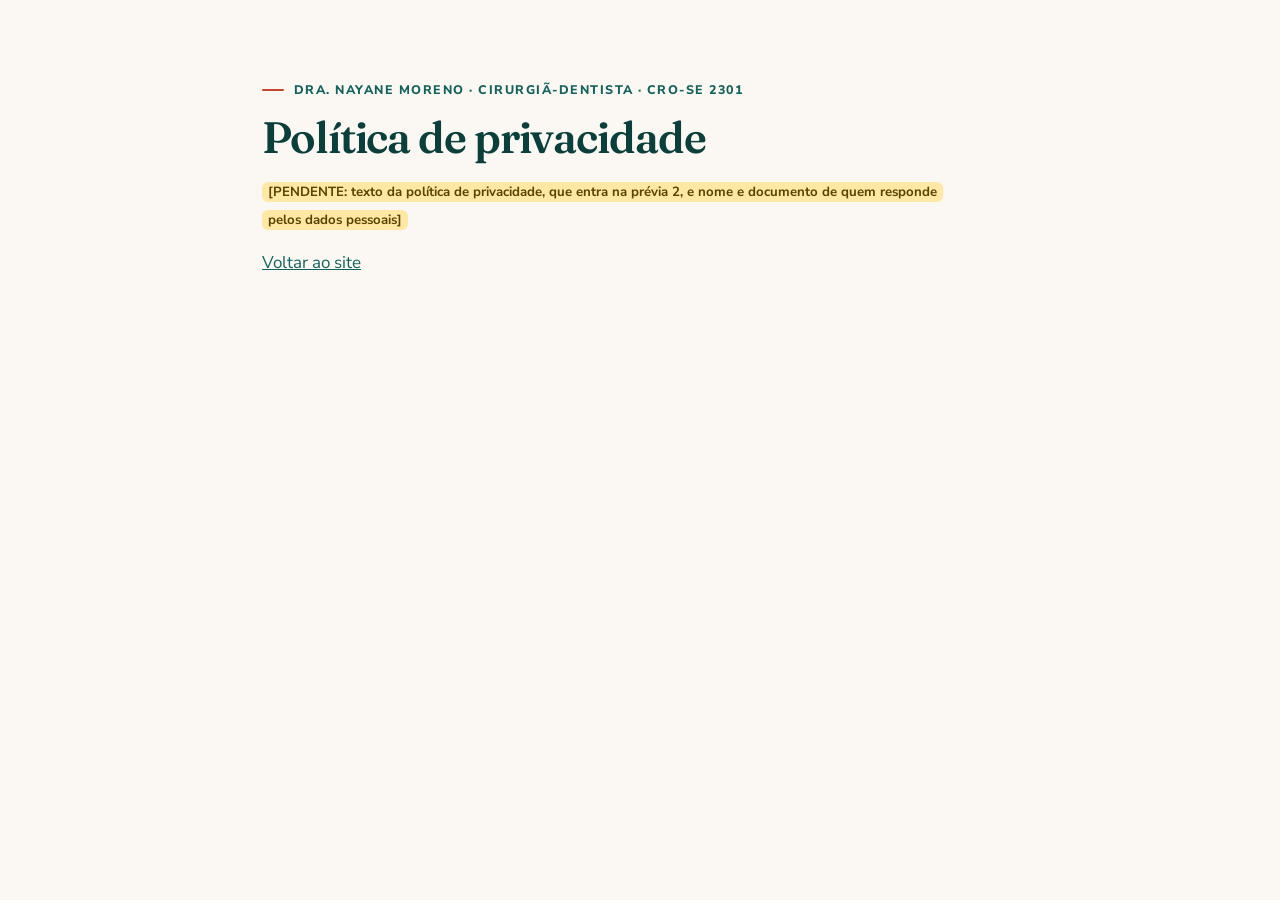
<file: politica-de-privacidade.html>
<!DOCTYPE html>
<html lang="pt-BR">
<head>
    <meta charset="UTF-8">
    <meta name="viewport" content="width=device-width, initial-scale=1.0, viewport-fit=cover">
    <meta name="robots" content="noindex, nofollow">
    <title>Política de privacidade | Dra. Nayane Moreno</title>
    <meta name="theme-color" content="#0b3f3c">
    <link rel="preconnect" href="https://fonts.googleapis.com">
    <link rel="preconnect" href="https://fonts.gstatic.com" crossorigin>
    <link href="https://fonts.googleapis.com/css2?family=Fraunces:opsz,wght@9..144,500;9..144,600&family=Nunito+Sans:wght@400;600;700;800&display=swap" rel="stylesheet">
    <link rel="stylesheet" href="styles.css?v=20261031-01">
</head>
<body>
<main class="pagina-simples">
    <div class="contem contem--estreito">
        <p class="rotulo">Dra. Nayane Moreno · Cirurgiã-Dentista · CRO-SE 2301</p>
        <h1>Política de privacidade</h1>
        <!-- O texto completo (dados coletados, finalidade, cookies, direitos do titular e contato de quem responde pelos dados) entra na prévia 2. -->
        <p><mark class="pend">[PENDENTE: texto da política de privacidade, que entra na prévia 2, e nome e documento de quem responde pelos dados pessoais]</mark></p>
        <p><a href="index.html">Voltar ao site</a></p>
    </div>
</main>
</body>
</html>
</file>
<file: styles.css>
/* ==========================================================================
   Dra. Nayane Moreno · Identidade visual e layout
   Mobile-first. Quase tudo que se quer mudar (cores, fontes, espaços) está nos
   tokens do :root abaixo. A paleta foi tirada das fotos do consultório (paredes
   em tom de menta, bancada azul-clara, detalhes em rosa) e é uma PROPOSTA:
   [PENDENTE: aprovação da paleta e do logotipo pela cliente].
   ========================================================================== */

:root {
    /* Cores */
    --verde-900: #0b3f3c;      /* títulos, seções escuras, rodapé */
    --verde-800: #0f4e4a;
    --verde-700: #14625d;      /* links e detalhes */
    --verde-600: #1b7a73;      /* ícones */
    --menta-50: #f2faf8;       /* fundo do topo */
    --menta-100: #e3f4f1;      /* fundo suave */
    --menta-200: #c9e9e4;      /* bordas e realces */
    --creme: #fbf8f3;          /* fundo da página */
    --areia: #f5efe6;          /* fundo alternativo, quente */
    --branco: #ffffff;
    --coral: #c4452d;          /* botão de ação (WhatsApp): contraste 4,96 com texto branco */
    --coral-escuro: #a73823;
    --rosa-100: #f7e4e0;
    --rosa-200: #efd0c9;
    --texto: #1f3331;
    --texto-suave: #3f5654;    /* contraste 7,4 sobre o creme */
    --linha: #e2e9e6;
    --pend-fundo: #ffe8a3;     /* marcador [PENDENTE] da prévia */
    --pend-texto: #5a4300;

    /* Tipografia */
    --fonte-titulo: "Fraunces", Georgia, "Times New Roman", serif;
    --fonte-texto: "Nunito Sans", system-ui, -apple-system, "Segoe UI", Roboto, sans-serif;

    /* Forma */
    --raio-g: 28px;            /* cartões grandes e blocos */
    --raio: 20px;              /* cartões */
    --raio-pq: 14px;           /* itens pequenos */
    --sombra-pq: 0 1px 2px rgba(11, 63, 60, .05), 0 6px 16px -6px rgba(11, 63, 60, .12);
    --sombra: 0 2px 4px rgba(11, 63, 60, .04), 0 18px 40px -14px rgba(11, 63, 60, .20);
    --sombra-g: 0 4px 10px rgba(11, 63, 60, .05), 0 34px 70px -24px rgba(11, 63, 60, .32);
    --ease: cubic-bezier(.22, .61, .36, 1);

    /* Medidas */
    --gutter: 20px;
    --header-h: 68px;
    --max: 1200px;
    --secao: clamp(4rem, 9vw, 6.75rem);   /* respiro vertical das seções */
}

*, *::before, *::after { box-sizing: border-box; }

html {
    scroll-behavior: smooth;
    scroll-padding-top: calc(var(--header-h) + 16px);
    -webkit-text-size-adjust: 100%;
}

body {
    margin: 0;
    font-family: var(--fonte-texto);
    font-size: 1.0625rem;
    line-height: 1.65;
    color: var(--texto);
    background: var(--creme);
    overflow-x: hidden;
    -webkit-font-smoothing: antialiased;
}

img { max-width: 100%; height: auto; display: block; }
ul, ol { margin: 0; padding: 0; list-style: none; }
h1, h2, h3, p, blockquote, figure { margin: 0; }
p { text-wrap: pretty; }
a { color: var(--verde-700); }
button { font: inherit; color: inherit; }

.icone { width: 1.5rem; height: 1.5rem; flex: none; }
.icone--pq { width: 1em; height: 1em; vertical-align: -.12em; }

/* Foco visível em tudo que é clicável */
:focus-visible {
    outline: 3px solid #0a7cff;
    outline-offset: 3px;
    border-radius: 6px;
}

.contem {
    width: 100%;
    max-width: var(--max);
    margin-inline: auto;
    padding-inline: var(--gutter);
}
.contem--estreito { max-width: 820px; }
@media (min-width: 768px) { :root { --gutter: 32px; } }

/* Pular para o conteúdo: só aparece no foco do teclado */
.pular {
    position: absolute;
    left: 1rem;
    top: -100px;
    z-index: 100;
    padding: .7rem 1.1rem;
    border-radius: 999px;
    background: var(--verde-900);
    color: var(--branco);
    font-weight: 800;
    text-decoration: none;
}
.pular:focus { top: 1rem; }

/* ---------- Marcador [PENDENTE] e aviso da prévia ---------- */
mark.pend {
    background: var(--pend-fundo);
    color: var(--pend-texto);
    padding: .08em .45em;
    border-radius: 6px;
    font-family: var(--fonte-texto);
    font-size: .78em;
    font-style: normal;
    font-weight: 700;
    line-height: 1.7;
    letter-spacing: 0;
    text-transform: none;
    box-decoration-break: clone;
    -webkit-box-decoration-break: clone;
}
.pend-linha { margin-top: .9rem; font-size: .95rem; }

.aviso-previa {
    background: var(--verde-900);
    color: var(--menta-200);
    font-size: .8rem;
    line-height: 1.45;
    text-align: center;
    padding: .55rem var(--gutter);
}
.aviso-previa strong { color: var(--branco); }

/* ---------- Botões ---------- */
.btn {
    display: inline-flex;
    align-items: center;
    justify-content: center;
    gap: .6rem;
    min-height: 50px;
    padding: .8rem 1.5rem;
    border: 0;
    border-radius: 999px;
    background: var(--coral);
    color: var(--branco);
    font-weight: 800;
    font-size: 1rem;
    line-height: 1.25;
    text-align: center;
    text-decoration: none;
    cursor: pointer;
    box-shadow: 0 1px 0 rgba(255, 255, 255, .25) inset, 0 10px 24px -8px rgba(196, 69, 45, .55);
    transition: transform .2s var(--ease), background-color .2s var(--ease), box-shadow .2s var(--ease);
}
.btn .icone { width: 1.35rem; height: 1.35rem; }
.btn--grande { min-height: 58px; padding: .95rem 1.25rem; font-size: 1rem; }
@media (min-width: 480px) { .btn--grande { padding-inline: 1.8rem; font-size: 1.0625rem; } }
.btn--claro { background: var(--branco); color: var(--verde-900); box-shadow: 0 12px 28px -10px rgba(0, 0, 0, .35); }
.btn--menu { display: none; }
.btn--menu-mobile { width: 100%; margin-top: 1.5rem; }

@media (hover: hover) {
    .btn:hover { background: var(--coral-escuro); transform: translateY(-2px); box-shadow: 0 1px 0 rgba(255, 255, 255, .2) inset, 0 16px 30px -10px rgba(196, 69, 45, .6); }
    .btn--claro:hover { background: var(--menta-100); }
}
.btn:active { transform: translateY(0); }

.nota-botao { margin-top: .7rem; font-size: .9rem; color: var(--texto-suave); }
.nota-botao--centro { text-align: center; margin-top: 1.75rem; }
.nota-botao--clara { color: var(--menta-200); }

.saida { margin-top: 1.4rem; font-size: .98rem; }
.saida a { font-weight: 700; text-decoration-thickness: 1.5px; text-underline-offset: 4px; }
.saida a:hover { color: var(--coral); }
.saida--centro { text-align: center; }
.saida--clara a { color: var(--branco); }
.saida--clara a:hover { color: var(--menta-200); }

/* ---------- 00 · Cabeçalho e menu ---------- */
.cabecalho {
    position: sticky;
    top: 0;
    z-index: 50;
    /* Sem backdrop-filter: ele faria deste cabeçalho o "contêiner" do menu fixed e o menu móvel sumiria */
    background: rgba(251, 248, 243, .97);
    border-bottom: 1px solid transparent;
    transition: box-shadow .25s var(--ease), border-color .25s var(--ease);
}
.cabecalho.com-sombra { border-color: var(--linha); box-shadow: 0 10px 30px -18px rgba(11, 63, 60, .35); }
.cabecalho__barra {
    display: flex;
    align-items: center;
    justify-content: space-between;
    gap: 1rem;
    height: var(--header-h);
    width: 100%;
    max-width: var(--max);
    margin-inline: auto;
    padding-inline: var(--gutter);
}
.marca { display: flex; align-items: center; gap: .7rem; text-decoration: none; min-width: 0; }
.marca__selo {
    display: inline-grid;
    place-items: center;
    flex: none;
    width: 40px;
    height: 40px;
    border-radius: 50%;
    background: var(--verde-900);
    color: var(--menta-100);
}
.marca__selo .icone { width: 22px; height: 22px; }
.marca__selo--claro { background: var(--menta-100); color: var(--verde-900); width: 44px; height: 44px; margin-right: .75rem; vertical-align: middle; }
.marca__texto { display: flex; flex-direction: column; line-height: 1.15; min-width: 0; white-space: nowrap; }
.marca__nome { font-family: var(--fonte-titulo); font-weight: 600; font-size: 1.15rem; color: var(--verde-900); letter-spacing: -.01em; }
.marca__reg { font-size: .7rem; font-weight: 700; letter-spacing: .03em; color: var(--texto-suave); }

.progresso { height: 3px; background: transparent; overflow: hidden; }
.progresso span { display: block; height: 100%; width: 100%; background: linear-gradient(90deg, var(--verde-600), var(--coral)); transform: scaleX(0); transform-origin: left; }

.menu-botao {
    display: inline-flex;
    align-items: center;
    gap: .55rem;
    flex: none;
    min-height: 44px;
    padding: 0 1rem;
    background: var(--verde-900);
    color: var(--branco);
    border: 0;
    border-radius: 999px;
    font-weight: 800;
    font-size: .95rem;
    cursor: pointer;
    position: relative;
    z-index: 2;
}
.menu-botao__linhas { display: grid; gap: 4px; width: 18px; }
.menu-botao__linhas span { display: block; height: 2px; background: currentColor; border-radius: 2px; transition: transform .25s var(--ease), opacity .2s; }
.menu-botao[aria-expanded="true"] .menu-botao__linhas span:nth-child(1) { transform: translateY(6px) rotate(45deg); }
.menu-botao[aria-expanded="true"] .menu-botao__linhas span:nth-child(2) { opacity: 0; }
.menu-botao[aria-expanded="true"] .menu-botao__linhas span:nth-child(3) { transform: translateY(-6px) rotate(-45deg); }

/* Telas estreitas: o selo sai primeiro; em 320 px, o botão fica só com o ícone */
@media (max-width: 389px) { .cabecalho .marca__selo { display: none; } }
@media (max-width: 359px) {
    .menu-botao__texto { display: none; }
    .menu-botao { padding: 0 .85rem; }
    .marca__nome { font-size: 1.02rem; }
    .marca__reg { font-size: .66rem; }
}

/* Menu móvel em tela cheia. O topo dele (--menu-top) é calculado no script.js ao abrir,
   para começar logo abaixo do cabeçalho mesmo com o aviso da prévia na tela. */
.menu {
    position: fixed;
    inset: var(--menu-top, calc(var(--header-h) + 3px)) 0 0 0;
    background: var(--creme);
    padding: 1rem var(--gutter) calc(2rem + env(safe-area-inset-bottom));
    overflow-y: auto;
    opacity: 0;
    visibility: hidden;
    transform: translateY(-8px);
    transition: opacity .25s var(--ease), transform .25s var(--ease), visibility .25s;
}
.menu.aberto { opacity: 1; visibility: visible; transform: none; }
.menu__lista a {
    display: flex;
    align-items: center;
    justify-content: space-between;
    padding: 1rem .25rem;
    border-bottom: 1px solid var(--linha);
    font-family: var(--fonte-titulo);
    font-size: 1.45rem;
    font-weight: 500;
    color: var(--verde-900);
    text-decoration: none;
}
.menu__lista a::after { content: "→"; font-family: var(--fonte-texto); font-size: 1.1rem; color: var(--verde-600); }
.menu__lista a[aria-current="true"] { color: var(--coral); }
body.menu-aberto { overflow: hidden; }

@media (min-width: 1200px) {
    .menu-botao { display: none; }
    .menu {
        position: static;
        inset: auto;
        padding: 0;
        overflow: visible;
        opacity: 1;
        visibility: visible;
        transform: none;
        background: none;
        margin-left: auto;
    }
    .menu__lista { display: flex; gap: .1rem; }
    .menu__lista a { min-height: 44px; padding: 0 .6rem; border: 0; font-family: var(--fonte-texto); font-size: .92rem; font-weight: 700; white-space: nowrap; border-radius: 999px; transition: background-color .2s, color .2s; }
    .menu__lista a::after { content: none; }
    .menu__lista a:hover { background: var(--menta-100); }
    .menu__lista a[aria-current="true"] { background: var(--menta-100); color: var(--verde-900); }
    .btn--menu-mobile { display: none; }
    .btn--menu { display: inline-flex; flex: none; min-height: 46px; padding: .55rem 1.3rem; font-size: .93rem; }
}

/* ---------- Botão flutuante ---------- */
.flutuante {
    position: fixed;
    right: calc(16px + env(safe-area-inset-right));
    bottom: calc(16px + env(safe-area-inset-bottom));
    z-index: 40;
    display: grid;
    place-items: center;
    width: 58px;
    height: 58px;
    border-radius: 50%;
    background: var(--coral);
    color: var(--branco);
    box-shadow: 0 12px 26px -8px rgba(196, 69, 45, .6);
    isolation: isolate;
}
/* Pulso: um anel que cresce e some (anima só transform e opacity) */
.flutuante::before {
    content: "";
    position: absolute;
    inset: 0;
    z-index: -1;
    border-radius: 50%;
    background: var(--coral);
    animation: pulso 2.8s ease-out infinite;
}
.flutuante[hidden] { display: none; }
.flutuante .icone { width: 30px; height: 30px; }
@keyframes pulso {
    0% { transform: scale(1); opacity: .45; }
    70%, 100% { transform: scale(1.5); opacity: 0; }
}

/* ---------- Seções ---------- */
.secao { padding-block: var(--secao); overflow-x: clip; }
.secao--menta { background: var(--menta-100); }
.secao--escura { position: relative; overflow: hidden; background: var(--verde-900); color: var(--menta-100); }
.secao--escura h2, .secao--escura h3 { color: var(--branco); }

.secao__cab { max-width: 720px; margin-bottom: clamp(2rem, 4vw, 3rem); }
.rotulo {
    display: inline-flex;
    align-items: center;
    gap: .6rem;
    margin-bottom: .9rem;
    font-size: .78rem;
    font-weight: 800;
    letter-spacing: .12em;
    text-transform: uppercase;
    color: var(--verde-700);
}
.rotulo::before { content: ""; width: 22px; height: 2px; border-radius: 2px; background: var(--coral); }
.rotulo--claro, .secao--escura .rotulo { color: var(--menta-200); }

h1, h2, h3 { font-family: var(--fonte-titulo); color: var(--verde-900); line-height: 1.12; font-weight: 600; letter-spacing: -.015em; text-wrap: balance; }
h2 { font-size: clamp(1.9rem, 4.2vw + .7rem, 3rem); }
h3 { font-size: 1.2rem; letter-spacing: -.01em; }
.secao__sub { margin-top: 1rem; font-size: 1.1rem; color: var(--texto-suave); }
.secao--escura .secao__sub { color: var(--menta-200); }
.secao__fecho { margin: 2.5rem auto 0; max-width: 640px; text-align: center; font-family: var(--fonte-titulo); font-size: 1.2rem; line-height: 1.4; color: var(--verde-900); }

.chamada { margin-top: 2.75rem; text-align: center; }
.chamada__frase { margin-bottom: 1rem; font-family: var(--fonte-titulo); font-size: 1.4rem; color: var(--verde-900); }
.chamada .nota-botao { text-align: center; }

/* Ícone dentro de um círculo suave (usado em vários blocos) */
.icone--sinal, .icone--teste, .icone--servico, .dados__icone, .convenios__icone {
    display: grid;
    place-items: center;
    border-radius: 50%;
    background: var(--menta-100);
    color: var(--verde-700);
}

/* ---------- 01 · Topo ---------- */
/* overflow-x: clip corta os círculos decorativos sem quebrar o position: sticky */
.topo { position: relative; isolation: isolate; overflow-x: clip; padding-top: clamp(2.25rem, 6vw, 4.5rem); }
/* Fundo do topo: para 5 rem acima do fim, para a faixa de benefícios "flutuar" entre o topo e a seção seguinte */
.topo::before {
    content: "";
    position: absolute;
    inset: 0 0 5rem 0;
    z-index: -1;
    background:
        radial-gradient(55% 60% at 88% 18%, rgba(201, 233, 228, .95), transparent 70%),
        radial-gradient(45% 50% at 0% 95%, rgba(247, 228, 224, .9), transparent 70%),
        var(--menta-50);
    border-radius: 0 0 clamp(28px, 6vw, 64px) clamp(28px, 6vw, 64px);
}
.topo__grade { display: grid; gap: 3rem; padding-bottom: 3rem; }

.selo {
    display: inline-flex;
    align-items: center;
    gap: .55rem;
    margin-bottom: 1.25rem;
    padding: .4rem .9rem .4rem .7rem;
    border-radius: 18px;
    background: var(--branco);
    box-shadow: var(--sombra-pq);
    font-size: .86rem;
    font-weight: 800;
    line-height: 1.3;
    color: var(--verde-700);
}
@media (min-width: 640px) { .selo { font-size: .8rem; letter-spacing: .04em; text-transform: uppercase; } }
.selo__ponto { width: 8px; height: 8px; border-radius: 50%; background: var(--coral); box-shadow: 0 0 0 4px rgba(196, 69, 45, .15); flex: none; }

h1 { font-size: clamp(2.35rem, 7vw + .6rem, 4.1rem); line-height: 1.04; letter-spacing: -.025em; }
h1 em { display: block; margin-top: .1em; font-style: italic; font-weight: 500; color: var(--coral); }
.topo__sub { margin: 1.25rem 0 1.75rem; font-size: 1.15rem; line-height: 1.6; color: var(--texto-suave); max-width: 540px; }
.topo__acao .btn { width: 100%; max-width: 420px; }

.numeros { display: flex; flex-wrap: wrap; gap: 1rem 2rem; margin-top: 2rem; padding-top: 1.5rem; border-top: 1px solid rgba(11, 63, 60, .12); }
.numeros li { flex: 1 1 140px; display: flex; flex-direction: column; gap: .1rem; font-size: .95rem; color: var(--texto-suave); }
.numeros strong { font-family: var(--fonte-titulo); font-size: 1.9rem; font-weight: 600; line-height: 1.05; color: var(--verde-900); letter-spacing: -.02em; }
.numeros mark { align-self: flex-start; margin-top: .3rem; }

/* Foto em arco, com os temas da avaliação em volta */
.topo__visual { position: relative; width: 100%; max-width: 440px; margin-inline: auto; }
.topo__visual::before {
    content: "";
    position: absolute;
    z-index: -1;
    width: 78%;
    aspect-ratio: 1;
    right: -8%;
    top: -5%;
    border-radius: 50%;
    background: radial-gradient(circle at 30% 30%, var(--rosa-200), var(--rosa-100) 70%);
    opacity: .8;
}
.arco {
    position: relative;
    display: grid;
    place-items: center;
    align-content: center;
    gap: 1rem;
    width: 78%;
    margin-inline: auto;
    aspect-ratio: 4 / 5;
    padding: 1.5rem;
    overflow: hidden;
    text-align: center;
    border-radius: 999px 999px var(--raio-g) var(--raio-g);
    background: linear-gradient(170deg, var(--menta-200) 0%, #dcefe9 45%, var(--rosa-100) 100%);
    box-shadow: var(--sombra-g);
}
/* Contorno fino por dentro do arco */
.arco::after {
    content: "";
    position: absolute;
    inset: 12px;
    border: 1.5px solid rgba(255, 255, 255, .75);
    border-radius: 999px 999px calc(var(--raio-g) - 10px) calc(var(--raio-g) - 10px);
    pointer-events: none;
}
.arco img { position: absolute; inset: 0; width: 100%; height: 100%; object-fit: cover; }
.arco__dente { width: 5rem; height: 5rem; color: var(--verde-600); opacity: .5; }
.arco--sobre { width: 100%; max-width: 380px; }

.etiqueta {
    position: relative;
    z-index: 2;
    display: grid;
    width: max-content;
    max-width: 100%;
    margin: -2.25rem auto 0;
    padding: .8rem 1.2rem;
    background: var(--branco);
    border-radius: var(--raio-pq);
    box-shadow: var(--sombra);
    line-height: 1.25;
    text-align: center;
}
.etiqueta strong { font-family: var(--fonte-titulo); font-size: 1.1rem; color: var(--verde-900); }
.etiqueta span { font-size: .78rem; font-weight: 700; color: var(--texto-suave); }

/* Celular: os temas ficam numa linha abaixo da foto */
.orbita { display: flex; flex-wrap: wrap; justify-content: center; gap: .5rem; margin-top: 1.25rem; }
.orbita li {
    display: inline-flex;
    align-items: center;
    gap: .45rem;
    padding: .4rem .85rem .4rem .45rem;
    border-radius: 999px;
    background: var(--branco);
    box-shadow: var(--sombra-pq);
    font-size: .88rem;
    font-weight: 800;
    color: var(--verde-900);
}
.orbita .icone { width: 1.75rem; height: 1.75rem; padding: .3rem; border-radius: 50%; background: var(--menta-100); color: var(--verde-700); }

/* A partir de 640 px: os temas "orbitam" a foto, com uma flutuação suave */
@media (min-width: 640px) {
    .orbita { position: absolute; inset: 0; display: block; margin: 0; pointer-events: none; }
    .orbita li { position: absolute; animation: flutua 6s ease-in-out infinite alternate; }
    .orbita li:nth-child(1) { top: 9%; left: -4%; }
    .orbita li:nth-child(2) { top: 27%; right: -3%; animation-delay: -1.5s; }
    .orbita li:nth-child(3) { top: 47%; left: -6%; animation-delay: -3s; }
    .orbita li:nth-child(4) { top: 64%; right: -2%; animation-delay: -4.5s; }
    .orbita li:nth-child(5) { top: 78%; left: -2%; animation-delay: -2.2s; }
    .etiqueta { margin-top: -2.5rem; }
}
@keyframes flutua { from { transform: translateY(-5px); } to { transform: translateY(5px); } }

@media (min-width: 960px) {
    .topo__grade { grid-template-columns: 1.1fr .9fr; align-items: center; gap: 3rem; padding-bottom: 4rem; }
    .topo__visual { max-width: 460px; margin-inline: auto 0; }
    .topo__acao .btn { width: auto; }
}

/* Faixa de benefícios: um cartão branco entre o topo e a seção seguinte */
.faixa__lista {
    display: grid;
    padding: .5rem 1.25rem;
    background: var(--branco);
    border-radius: var(--raio-g);
    box-shadow: var(--sombra-g);
}
.faixa__lista li { display: flex; gap: 1rem; align-items: flex-start; padding: 1.1rem 0; border-bottom: 1px solid var(--linha); font-size: .95rem; line-height: 1.45; color: var(--texto-suave); }
.faixa__lista li:last-child { border-bottom: 0; }
.faixa__lista strong { display: block; margin-bottom: .15rem; font-size: 1.05rem; color: var(--verde-900); }
.faixa__lista a { font-weight: 800; }
.icone--faixa { width: 2.75rem; height: 2.75rem; padding: .6rem; border-radius: 50%; background: var(--menta-100); color: var(--verde-700); }
@media (min-width: 640px) {
    .faixa__lista { grid-template-columns: 1fr 1fr; column-gap: 2rem; padding: .75rem 1.75rem; }
    .faixa__lista li:nth-last-child(2) { border-bottom: 0; }
}
@media (min-width: 1100px) {
    .faixa__lista { grid-template-columns: repeat(4, 1fr); padding: 1.75rem 2rem; column-gap: 0; }
    .faixa__lista li { padding: 0 1.5rem; border-bottom: 0; border-left: 1px solid var(--linha); }
    .faixa__lista li:first-child { padding-left: 0; border-left: 0; }
    .faixa__lista li:last-child { padding-right: 0; }
}

/* ---------- 02 · Sinais ---------- */
.sinais { display: grid; grid-template-columns: 1fr 1fr; gap: .85rem; }
.sinal {
    display: flex;
    flex-direction: column;
    gap: .4rem;
    padding: 1.25rem 1rem 1.2rem;
    background: var(--branco);
    border: 1px solid var(--linha);
    border-radius: var(--raio);
    box-shadow: var(--sombra-pq);
}
.icone--sinal { width: 3rem; height: 3rem; padding: .7rem; margin-bottom: .5rem; }
.sinal h3 { font-size: 1.1rem; line-height: 1.2; }
.sinal__funcao { align-self: flex-start; order: -1; margin-bottom: .1rem; font-size: .7rem; font-weight: 800; letter-spacing: .1em; text-transform: uppercase; color: var(--coral-escuro); }
.sinal__nota { font-size: .86rem; line-height: 1.45; color: var(--texto-suave); margin-top: .2rem; }
.sinal .icone--sinal { order: -2; }
@media (hover: hover) {
    .sinal { transition: transform .25s var(--ease), box-shadow .25s var(--ease), border-color .25s; }
    .sinal:hover { transform: translateY(-4px); box-shadow: var(--sombra); border-color: var(--menta-200); }
}
@media (min-width: 400px) { .sinal { padding: 1.5rem 1.25rem 1.35rem; } }
@media (min-width: 760px) { .sinais { grid-template-columns: repeat(3, 1fr); gap: 1.25rem; } .sinal { padding: 1.75rem 1.6rem 1.6rem; } .sinal h3 { font-size: 1.25rem; } }

/* ---------- 03 · Protocolo ---------- */
.protocolo { display: grid; gap: 2.5rem; }
.protocolo .secao__cab { margin-bottom: 1.5rem; }
.protocolo__texto { display: grid; gap: 1.1rem; max-width: 640px; font-size: 1.06rem; }
.ponte {
    position: relative;
    padding: 1.25rem 1.35rem 1.25rem 1.5rem;
    background: var(--branco);
    border-radius: var(--raio);
    box-shadow: var(--sombra-pq);
    font-family: var(--fonte-titulo);
    font-size: 1.12rem;
    line-height: 1.5;
    color: var(--verde-900);
}
.ponte::before { content: ""; position: absolute; left: 0; top: 1.1rem; bottom: 1.1rem; width: 4px; border-radius: 0 4px 4px 0; background: var(--coral); }
.ponte mark { font-family: var(--fonte-texto); }
.testes { display: grid; grid-template-columns: 1fr 1fr; gap: .85rem; }
.teste {
    display: flex;
    flex-direction: column;
    gap: .35rem;
    padding: 1.25rem 1.1rem;
    background: var(--branco);
    border-radius: var(--raio);
    box-shadow: var(--sombra-pq);
    font-size: .93rem;
    line-height: 1.45;
}
.teste p { color: var(--texto-suave); }
.icone--teste { width: 2.9rem; height: 2.9rem; padding: .65rem; margin-bottom: .45rem; background: var(--menta-50); border: 1px solid var(--menta-200); }
.apoio { margin-top: 1.1rem; color: var(--texto-suave); }
@media (min-width: 1000px) {
    .protocolo { grid-template-columns: .95fr 1.05fr; gap: 4rem; align-items: start; }
    .protocolo__intro { position: sticky; top: calc(var(--header-h) + 2rem); }
    .teste { padding: 1.5rem 1.4rem; }
}

/* Painel: as quatro áreas ligadas por uma linha tracejada */
.painel {
    margin-top: clamp(2.5rem, 6vw, 4rem);
    padding: 1.75rem 1.35rem;
    background: var(--branco);
    border-radius: var(--raio-g);
    box-shadow: var(--sombra);
}
.painel h3 { font-size: clamp(1.4rem, 2vw + .8rem, 1.85rem); }
.painel > p { margin-top: .8rem; max-width: 760px; color: var(--texto-suave); }
.painel > .painel__sono { max-width: none; color: var(--texto); }
.painel__areas { position: relative; display: grid; gap: .75rem; margin-top: 1.75rem; }
.painel__areas li { display: grid; grid-template-columns: auto 1fr; column-gap: .9rem; align-items: center; padding: 1rem; background: var(--menta-50); border: 1px solid var(--menta-100); border-radius: var(--raio-pq); }
.painel__areas .icone { grid-row: span 2; width: 3rem; height: 3rem; padding: .7rem; border-radius: 50%; background: var(--branco); color: var(--verde-700); box-shadow: var(--sombra-pq); }
.painel__areas strong { font-family: var(--fonte-titulo); font-size: 1.08rem; color: var(--verde-900); }
.painel__areas span { font-size: .9rem; line-height: 1.45; color: var(--texto-suave); }
.painel__sono { margin-top: 1.5rem; padding: 1rem 1.2rem; background: var(--rosa-100); border-radius: var(--raio-pq); font-size: .98rem; }
@media (min-width: 900px) {
    .painel { padding: 2.5rem; }
    .painel__areas { grid-template-columns: repeat(4, 1fr); gap: 1.25rem; }
    .painel__areas::before { content: ""; position: absolute; top: 2.5rem; left: 12%; right: 12%; border-top: 2px dashed var(--menta-200); }
    .painel__areas li { position: relative; grid-template-columns: 1fr; row-gap: .3rem; justify-items: center; align-content: start; text-align: center; padding: 1rem .75rem 1.25rem; background: none; border: 0; }
    .painel__areas .icone { grid-row: auto; width: 3.25rem; height: 3.25rem; margin-bottom: .5rem; }
}

/* ---------- 04 · Serviços ---------- */
.servicos { display: grid; gap: 1.25rem; }
.servico {
    --acento: var(--verde-600);
    --acento-fundo: var(--menta-100);
    position: relative;
    display: flex;
    flex-direction: column;
    gap: .85rem;
    padding: 2rem 1.5rem 1.6rem;
    overflow: hidden;
    background: var(--branco);
    border: 1px solid var(--linha);
    border-radius: var(--raio-g);
    box-shadow: var(--sombra);
}
.servico::before { content: ""; position: absolute; inset: 0 0 auto 0; height: 6px; background: var(--acento); }
#ortodontia { --acento: var(--coral); --acento-fundo: var(--rosa-100); }
#clinica-geral { --acento: var(--verde-900); --acento-fundo: var(--areia); }
.servico--destaque { border-color: var(--menta-200); background: linear-gradient(180deg, var(--menta-50), var(--branco) 40%); }
.icone--servico { width: 3.5rem; height: 3.5rem; padding: .8rem; background: var(--acento-fundo); color: var(--verde-900); }
.servico h3 { font-size: 1.5rem; }
.servico__idade { align-self: flex-start; padding: .3rem .8rem; border-radius: 999px; background: var(--acento-fundo); font-size: .88rem; font-weight: 800; color: var(--verde-900); }
.servico > p:not(.servico__idade) { color: var(--texto-suave); font-size: .98rem; }
.servico__itens { display: grid; gap: .6rem; margin-top: .2rem; padding-top: 1rem; border-top: 1px dashed var(--linha); font-size: .93rem; color: var(--texto-suave); }
.servico__itens li { position: relative; padding-left: 1.75rem; }
/* Marca de "ok" desenhada no CSS (sem imagem) */
.servico__itens li::before {
    content: "";
    position: absolute;
    left: 0;
    top: .2rem;
    width: 1.15rem;
    height: 1.15rem;
    border-radius: 50%;
    background: var(--acento-fundo) url("data:image/svg+xml,%3Csvg xmlns='http://www.w3.org/2000/svg' viewBox='0 0 24 24'%3E%3Cpath d='M6 12.5l4 4L18 8.5' fill='none' stroke='%230b3f3c' stroke-width='2.6' stroke-linecap='round' stroke-linejoin='round'/%3E%3C/svg%3E") center / 70% no-repeat;
}
.servico .btn { margin-top: auto; align-self: stretch; padding-inline: 1rem; font-size: .95rem; }
@media (hover: hover) {
    .servico { transition: transform .25s var(--ease), box-shadow .25s var(--ease); }
    .servico:hover { transform: translateY(-6px); box-shadow: var(--sombra-g); }
}
@media (min-width: 960px) { .servicos { grid-template-columns: repeat(3, 1fr); align-items: stretch; gap: 1.5rem; } .servico { padding: 2.25rem 1.75rem 1.75rem; } }
@media (min-width: 760px) { .servicos.servicos--dois { grid-template-columns: 1fr 1fr; } }

/* ---------- 05 · Convênios ---------- */
.convenios { padding-block: 0 var(--secao); }
.convenios__grade {
    display: grid;
    gap: 1.5rem;
    align-items: center;
    padding: clamp(1.75rem, 4vw, 2.75rem);
    border-radius: var(--raio-g);
    background:
        radial-gradient(60% 120% at 100% 0%, rgba(255, 255, 255, .55), transparent 60%),
        var(--rosa-100);
}
.convenios__icone { width: 4rem; height: 4rem; background: var(--branco); color: var(--coral-escuro); box-shadow: var(--sombra-pq); }
.convenios__icone .icone { width: 1.9rem; height: 1.9rem; }
.convenios h2 { font-size: clamp(1.6rem, 3vw + .6rem, 2.2rem); margin-bottom: .7rem; }
.convenios p + p { margin-top: .7rem; }
.convenios__fim { font-weight: 800; color: var(--verde-900); }
.convenios__acao .btn { width: 100%; }
@media (min-width: 900px) {
    .convenios__grade { grid-template-columns: auto 1fr auto; gap: 2.5rem; }
    .convenios__icone { align-self: start; }
    .convenios__acao .btn { width: auto; }
}

/* ---------- 06 · Como funciona ---------- */
/* Círculos decorativos no fundo escuro */
.secao--escura::before, .secao--escura::after { content: ""; position: absolute; border-radius: 50%; pointer-events: none; }
.secao--escura::before { width: 520px; height: 520px; right: -200px; top: -180px; background: radial-gradient(circle, rgba(201, 233, 228, .10), transparent 70%); }
.secao--escura::after { width: 420px; height: 420px; left: -180px; bottom: -160px; background: radial-gradient(circle, rgba(196, 69, 45, .14), transparent 70%); }
.secao--escura .contem { position: relative; z-index: 1; }

.etapas { display: grid; gap: 1rem; }
.etapa {
    position: relative;
    display: flex;
    flex-direction: column;
    gap: .6rem;
    padding: 1.4rem 1.25rem 1.5rem 1.4rem;
    background: rgba(255, 255, 255, .055);
    border: 1px solid rgba(201, 233, 228, .16);
    border-radius: var(--raio);
}
.etapa__n {
    position: relative;
    display: grid;
    place-items: center;
    width: 44px;
    height: 44px;
    border-radius: 50%;
    background: var(--coral);
    color: var(--branco);
    font-family: var(--fonte-titulo);
    font-size: 1.25rem;
    font-weight: 600;
    box-shadow: 0 0 0 6px var(--verde-900), 0 0 0 7px rgba(201, 233, 228, .25);
}
.icone--etapa { position: absolute; top: 1.4rem; right: 1.25rem; width: 2.2rem; height: 2.2rem; color: var(--menta-200); opacity: .7; }
.etapa h3 { font-size: 1.25rem; margin-top: .35rem; }
.etapa p { font-size: .97rem; color: var(--menta-100); }
.etapa a { color: var(--branco); font-weight: 700; }
.acompanha { margin-top: 1.75rem; max-width: 760px; color: var(--menta-100); }
.acompanha + .acompanha { margin-top: .75rem; }
.citacao {
    position: relative;
    margin-top: 2.5rem;
    max-width: 820px;
    padding: 2rem 1.75rem 1.75rem 1.75rem;
    background: rgba(255, 255, 255, .06);
    border: 1px solid rgba(201, 233, 228, .16);
    border-radius: var(--raio-g);
}
.citacao::before { content: "“"; position: absolute; top: -.35em; left: 1.25rem; font-family: var(--fonte-titulo); font-size: 5rem; line-height: 1; color: var(--coral); }
.citacao p { font-family: var(--fonte-titulo); font-size: clamp(1.3rem, 1.5vw + .9rem, 1.65rem); font-style: italic; font-weight: 500; line-height: 1.35; color: var(--branco); }
.citacao footer { margin-top: .9rem; font-size: .92rem; font-weight: 800; color: var(--menta-200); }
.citacao--clara { background: var(--menta-100); border-color: var(--menta-200); }
.citacao--clara p { color: var(--verde-900); }
.citacao--clara footer { color: var(--texto-suave); }
.chamada--clara .btn { background: var(--branco); color: var(--verde-900); }
@media (hover: hover) { .chamada--clara .btn:hover { background: var(--menta-100); } }
@media (min-width: 700px) { .etapas { grid-template-columns: 1fr 1fr; } }
@media (min-width: 1100px) { .etapas { grid-template-columns: repeat(4, 1fr); gap: 1.25rem; } }

/* ---------- 07 · Sobre ---------- */
.sobre { display: grid; gap: 2.5rem; }
.sobre__foto { position: relative; }
.sobre__foto::before { content: ""; position: absolute; z-index: -1; width: 70%; aspect-ratio: 1; left: -10%; bottom: -6%; border-radius: 50%; background: var(--menta-100); }
.sobre { isolation: isolate; }
.sobre__texto { display: grid; gap: 1.1rem; align-content: start; }
.sobre__texto .rotulo { margin-bottom: 0; }
.sobre__texto > p:not(.rotulo):not(.sobre__id) { color: var(--texto-suave); }
.sobre__id { display: inline-flex; justify-self: start; padding: .35rem .9rem; border-radius: 999px; background: var(--menta-100); font-weight: 800; font-size: .92rem; color: var(--verde-900); margin-top: -.2rem; }
.credenciais { display: grid; gap: .75rem; margin-top: .75rem; }
.credenciais li { position: relative; padding: 1rem 1.1rem 1rem 1.35rem; background: var(--branco); border: 1px solid var(--linha); border-radius: var(--raio-pq); font-size: .95rem; line-height: 1.5; color: var(--texto-suave); box-shadow: var(--sombra-pq); }
.credenciais li::before { content: ""; position: absolute; left: 0; top: 1rem; bottom: 1rem; width: 3px; border-radius: 0 3px 3px 0; background: var(--verde-600); }
.credenciais strong { display: block; margin-bottom: .15rem; font-family: var(--fonte-titulo); font-size: 1.08rem; color: var(--verde-900); }
.sobre .btn { justify-self: start; margin-top: .75rem; }
@media (min-width: 640px) { .credenciais { grid-template-columns: 1fr 1fr; } }
@media (min-width: 960px) { .sobre { grid-template-columns: .85fr 1.15fr; gap: 4.5rem; align-items: start; } .sobre__foto { position: sticky; top: calc(var(--header-h) + 32px); } }

/* ---------- 08 · Consultório ---------- */
.consultorio { display: grid; gap: 1.5rem; }
.galeria { position: relative; overflow: hidden; border-radius: var(--raio-g); background: var(--verde-900); box-shadow: var(--sombra-g); aspect-ratio: 1 / 1; }
@media (min-width: 640px) { .galeria { aspect-ratio: 4 / 3; } }
.galeria__faixa { display: flex; height: 100%; transition: transform .6s var(--ease); }
.galeria__slide { flex: 0 0 100%; height: 100%; }
.galeria__slide img { width: 100%; height: 100%; object-fit: cover; object-position: 50% 45%; }
.galeria__seta, .galeria__pausa { position: absolute; display: grid; place-items: center; width: 48px; height: 48px; border: 0; border-radius: 50%; background: rgba(255, 255, 255, .94); color: var(--verde-900); cursor: pointer; box-shadow: var(--sombra-pq); transition: background-color .2s, transform .2s var(--ease); }
.galeria__seta { top: 50%; translate: 0 -50%; }
.galeria__seta--esq { left: 12px; }
.galeria__seta--dir { right: 12px; }
.galeria__pausa { top: 12px; right: 12px; width: 44px; height: 44px; }
.galeria__pausa .icone { width: 1.2rem; height: 1.2rem; }
@media (hover: hover) { .galeria__seta:hover, .galeria__pausa:hover { background: var(--branco); transform: scale(1.06); } }
/* Os pontos têm área de toque de 44 px; o círculo visível é menor */
.galeria__pontos { position: absolute; left: 0; right: 0; bottom: 4px; display: flex; justify-content: center; }
.galeria__ponto { width: 44px; height: 44px; display: grid; place-items: center; border: 0; background: none; cursor: pointer; }
.galeria__ponto::before { content: ""; width: 9px; height: 9px; border-radius: 999px; background: rgba(255, 255, 255, .65); box-shadow: 0 0 0 1px rgba(11, 63, 60, .3); transition: width .25s var(--ease), background-color .2s; }
.galeria__ponto[aria-current="true"]::before { width: 24px; background: var(--branco); }

.consultorio__info { display: grid; gap: 1rem; align-content: start; }
.dados { display: grid; gap: .75rem; }
.dados li { display: flex; gap: 1rem; align-items: flex-start; padding: 1.1rem 1.15rem; background: var(--branco); border-radius: var(--raio); box-shadow: var(--sombra-pq); }
.dados__icone { flex: none; width: 2.75rem; height: 2.75rem; }
.dados__icone .icone { width: 1.35rem; height: 1.35rem; }
.dados strong { display: block; font-family: var(--fonte-titulo); font-size: 1.08rem; color: var(--verde-900); }
.dados span { color: var(--texto-suave); font-size: .97rem; }
.consultorio__info .pend-linha { margin-top: 0; }
.consultorio__info .btn { margin-top: .5rem; }
@media (min-width: 1000px) { .consultorio { grid-template-columns: 1.4fr 1fr; gap: 2rem; align-items: start; } .consultorio__info .btn { justify-self: start; } }

/* ---------- 09 · Avaliações (reservado) ---------- */
.reservado { padding-block: var(--secao) 0; }
.reservado .contem { width: min(calc(100% - 2 * var(--gutter)), calc(var(--max) - 2 * var(--gutter))); margin-inline: auto; padding: 1.75rem; border: 2px dashed #d3b24a; border-radius: var(--raio-g); background: #fffaf0; display: grid; gap: .6rem; }
.reservado h2 { font-size: 1.5rem; }
.reservado .rotulo { margin-bottom: 0; }

/* ---------- 10 · Perguntas frequentes ---------- */
.duvidas { display: grid; gap: 0; grid-template-areas: "cab" "lista" "chamada"; }
.duvidas__cab { grid-area: cab; }
.duvidas__lista { grid-area: lista; }
.duvidas__chamada { grid-area: chamada; }
.faq { display: grid; gap: .75rem; }
.faq__item { background: var(--branco); border: 1px solid var(--linha); border-radius: var(--raio); box-shadow: var(--sombra-pq); transition: border-color .25s, box-shadow .25s; }
.faq__item.aberto { border-color: var(--menta-200); box-shadow: var(--sombra); }
.faq__pergunta { display: flex; align-items: center; justify-content: space-between; gap: 1rem; width: 100%; min-height: 60px; padding: 1.05rem 1.15rem 1.05rem 1.35rem; background: none; border: 0; text-align: left; font-family: var(--fonte-titulo); font-size: 1.1rem; font-weight: 600; line-height: 1.3; color: var(--verde-900); cursor: pointer; }
.faq__pergunta .icone { width: 2.1rem; height: 2.1rem; padding: .45rem; border-radius: 50%; background: var(--menta-100); color: var(--verde-700); transition: transform .3s var(--ease), background-color .2s, color .2s; }
.faq__pergunta[aria-expanded="true"] .icone { transform: rotate(45deg); background: var(--coral); color: var(--branco); }
.faq__resposta { display: grid; grid-template-rows: 0fr; visibility: hidden; transition: grid-template-rows .3s var(--ease), visibility .3s; }
.faq__resposta > div { overflow: hidden; padding-inline: 1.35rem; }
.faq__resposta p { padding-bottom: 1.15rem; color: var(--texto-suave); }
.faq__resposta p + p { margin-top: -.25rem; }
.faq__item.aberto .faq__resposta { grid-template-rows: 1fr; visibility: visible; }
.link-wa { font-weight: 800; }
.duvidas__chamada { margin-top: 2.5rem; padding: 2rem 1.5rem; border-radius: var(--raio-g); background: var(--menta-100); }
@media (min-width: 1000px) {
    .duvidas { grid-template-columns: .8fr 1.2fr; grid-template-rows: auto 1fr; grid-template-areas: "cab lista" "chamada lista"; column-gap: 4rem; align-items: start; }
    .duvidas__chamada { margin-top: 0; text-align: left; position: sticky; top: calc(var(--header-h) + 2rem); }
    .duvidas__chamada .nota-botao { text-align: left; }
}

/* ---------- 11 · Chamada final ---------- */
.final { padding-block: 0 var(--secao); }
.final__grade {
    position: relative;
    overflow: hidden;
    isolation: isolate;
    display: grid;
    gap: 1.75rem;
    align-items: center;
    padding: clamp(2rem, 5vw, 3.75rem);
    border-radius: var(--raio-g);
    background: linear-gradient(135deg, var(--verde-900) 0%, var(--verde-700) 100%);
    color: var(--menta-100);
    box-shadow: var(--sombra-g);
}
.final__grade::before, .final__grade::after { content: ""; position: absolute; z-index: -1; border-radius: 50%; }
.final__grade::before { width: 360px; height: 360px; right: -120px; top: -160px; background: rgba(201, 233, 228, .10); }
.final__grade::after { width: 240px; height: 240px; right: 22%; bottom: -170px; background: rgba(201, 233, 228, .07); }
.final h2 { color: var(--branco); margin-bottom: .8rem; }
.final__acao .btn { width: 100%; }
.final .pend-linha { margin-top: .6rem; }
@media (min-width: 900px) { .final__grade { grid-template-columns: 1.4fr 1fr; gap: 3rem; } }

/* ---------- 12 · Rodapé ---------- */
.rodape { background: var(--verde-900); color: var(--menta-100); padding-top: clamp(3rem, 6vw, 4.5rem); font-size: .96rem; }
.rodape a { color: var(--menta-100); text-underline-offset: 3px; }
.rodape a:hover { color: var(--branco); }
.rodape__grade { display: grid; gap: 2.25rem; padding-bottom: 2.5rem; }
.rodape__nome { display: flex; align-items: center; font-family: var(--fonte-titulo); font-size: 1.5rem; color: var(--branco); }
.rodape__reg { margin: .5rem 0 .75rem; font-weight: 800; color: var(--menta-200); }
.rodape__marca > p:last-child { max-width: 420px; color: var(--menta-200); }
.rodape__titulo { margin-bottom: .8rem; font-family: var(--fonte-texto); font-size: .78rem; font-weight: 800; letter-spacing: .12em; text-transform: uppercase; color: var(--menta-200); }
.rodape__lista { display: grid; gap: .35rem; }
.rodape__lista li { display: flex; gap: .7rem; align-items: flex-start; }
.rodape__lista .icone { width: 1.3rem; height: 1.3rem; margin-top: .65rem; color: var(--menta-200); }
.rodape__lista > li > span { padding-block: .55rem; }
.rodape__lista a { display: inline-flex; align-items: center; flex-wrap: wrap; gap: .3rem; min-height: 44px; padding-block: .4rem; }
.rodape__baixo { position: relative; display: grid; gap: .6rem; padding-block: 1.5rem 2.25rem; font-size: .86rem; color: var(--menta-200); }
.rodape__baixo::before { content: ""; position: absolute; top: 0; left: var(--gutter); right: var(--gutter); height: 1px; background: rgba(201, 233, 228, .18); }
.rodape__baixo a { display: inline-flex; align-items: center; min-height: 44px; }
.rodape__aviso { max-width: 760px; }
@media (min-width: 860px) { .rodape__grade { grid-template-columns: 1.5fr 1fr 1fr 1fr; gap: 2.5rem; } }

/* ---------- Entrada em cascata (o JavaScript liga e desliga) ---------- */
.reveal { opacity: 0; transform: translateY(16px); transition: opacity .7s var(--ease), transform .7s var(--ease); transition-delay: calc(var(--i, 0) * 80ms); }
.reveal.visivel { opacity: 1; transform: none; }

/* ---------- Páginas simples (política e 404) ---------- */
.pagina-simples { min-height: 70vh; padding-block: 4rem; }
.pagina-simples h1 { font-size: clamp(1.9rem, 6vw, 2.75rem); margin-bottom: 1rem; }
.pagina-simples p { max-width: 680px; margin-top: 1rem; }

/* ---------- Movimento reduzido ---------- */
@media (prefers-reduced-motion: reduce) {
    html { scroll-behavior: auto; }
    *, *::before, *::after { animation: none !important; transition-duration: .01ms !important; transition-delay: 0s !important; }
    .reveal { opacity: 1; transform: none; }
    .galeria__pausa { display: none; }
}
</file>
